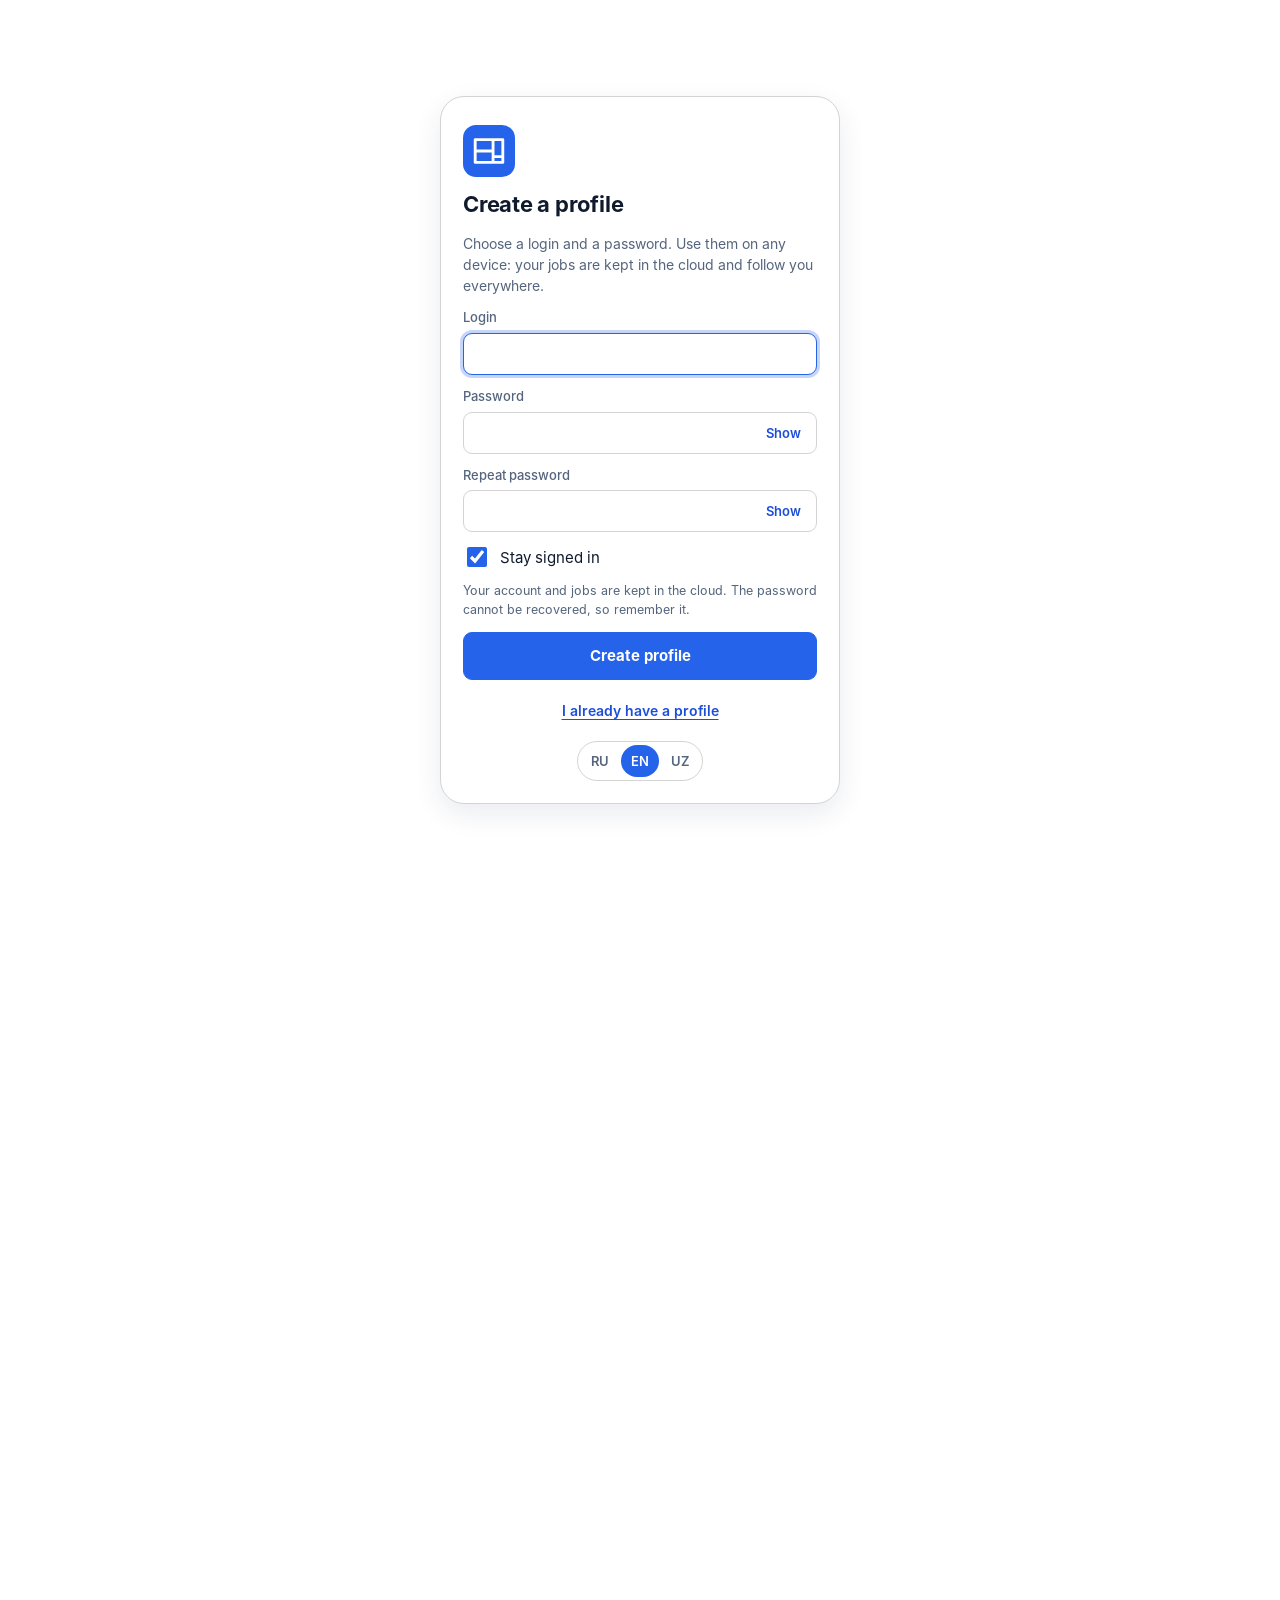
<file: index.html>
<!DOCTYPE html>
<html lang="ru">

<head>
    <meta charset="UTF-8">
    <meta http-equiv="Content-Security-Policy" content="default-src 'self'; script-src 'self'; style-src 'self' 'unsafe-inline'; font-src 'self'; manifest-src 'self'; img-src 'self' data: blob:; media-src 'self' blob:; connect-src 'self' blob: data: https://*.supabase.co; worker-src 'self' blob:; object-src 'none'; base-uri 'self'; form-action 'self'">
    <meta name="viewport" content="width=device-width, initial-scale=1.0">
    <title>Онлайн-раскрой плитных материалов</title>
    <meta name="description" content="Бесплатный онлайн-раскрой ЛДСП, МДФ и фанеры: карты раскроя, расчёт листов, кромки и длины реза. Работает в браузере, данные остаются у вас." data-i18n-attr="content:meta.desc">
    <meta name="theme-color" content="#081327">

    <!-- Адрес сайта: https://madaminovdiyorbek217-cmd.github.io/Raskroy/ (если смените адрес, поправьте его здесь, в robots.txt и sitemap.xml) -->
    <link rel="canonical" href="https://madaminovdiyorbek217-cmd.github.io/Raskroy/">
    <meta property="og:type" content="website">
    <meta property="og:locale" content="ru_RU">
    <meta property="og:url" content="https://madaminovdiyorbek217-cmd.github.io/Raskroy/">
    <meta property="og:title" content="Онлайн-раскрой плитных материалов" data-i18n-attr="content:meta.title">
    <meta property="og:description" content="Карты раскроя ЛДСП, МДФ и фанеры прямо в браузере: листы, кромка, длина реза." data-i18n-attr="content:meta.ogdesc">

    <link rel="preload" href="./fonts/inter-400.woff" as="font" type="font/woff" crossorigin>

    <link rel="stylesheet" href="./css/reset.css?v=40">
    <link rel="stylesheet" href="./css/style.css?v=40">

    <link rel="icon" type="image/svg+xml" href="./img/favicon.svg">
    <link rel="icon" type="image/png" sizes="32x32" href="./icons/favicon-32.png">
    <link rel="apple-touch-icon" href="./icons/apple-touch-icon.png">
    <link rel="manifest" href="./manifest.webmanifest">
    <meta name="application-name" content="Раскрой онлайн">
    <meta name="mobile-web-app-capable" content="yes">
    <meta name="apple-mobile-web-app-capable" content="yes">
    <meta name="apple-mobile-web-app-title" content="Раскрой">
    <meta name="apple-mobile-web-app-status-bar-style" content="black-translucent">

    <script src="./js/cloud-config.js?v=40"></script>
    <script src="./js/theme-init.js?v=40"></script>
</head>

<body class="rk-page">
    <a class="skip-link" href="#main" data-i18n="skip">Перейти к содержимому</a>

    <header class="site-header">
        <div class="container site-header-row">
            <a href="./" class="brand"><svg viewBox="0 0 64 64" aria-hidden="true"><rect class="lg-bg" width="64" height="64" rx="16"/><path class="lg-fg" d="M15 18h34v28H15zM15 32h22M37 18v28M37 39h12"/></svg><span data-i18n="brand">Раскрой онлайн</span></a>
            <nav class="site-nav" aria-label="Разделы" data-i18n-attr="aria-label:nav.aria"><a class="only-plates" href="#rk-h-mat" data-i18n="nav.mat">Материалы</a><a class="only-plates" href="#rk-h-parts" data-i18n="nav.parts">Детали</a><a class="only-plates" href="#rk-h-res" data-i18n="nav.res">Результат</a><a class="only-plates" href="#rk-h-works" data-i18n="nav.works">Работы</a><a class="only-fabric" href="#fb-h-set" data-i18n="nav.fb.set">Ткань</a><a class="only-fabric" href="#fb-h-parts" data-i18n="nav.parts">Детали</a><a class="only-fabric" href="#fb-h-res" data-i18n="nav.res">Результат</a></nav>
            <div class="lang-switch" role="radiogroup" aria-label="Язык" data-i18n-attr="aria-label:lang.aria">
                <button type="button" role="radio" data-lang-set="ru" aria-checked="false" title="Русский" lang="ru">RU</button>
                <button type="button" role="radio" data-lang-set="en" aria-checked="false" title="English" lang="en">EN</button>
                <button type="button" role="radio" data-lang-set="uz" aria-checked="false" title="O‘zbekcha" lang="uz">UZ</button>
            </div>
            <button type="button" class="lk-open" data-look-open aria-haspopup="dialog" aria-controls="lk" aria-label="Оформление" title="Оформление" data-i18n-attr="aria-label:lk.title;title:lk.title"><svg viewBox="0 0 24 24" aria-hidden="true"><path d="M12 3a9 9 0 1 0 0 18c1.2 0 2-.8 2-1.8 0-.5-.2-.9-.5-1.3-.3-.4-.5-.8-.5-1.3 0-1 .8-1.8 1.8-1.8H17a4 4 0 0 0 4-4c0-4.4-4-8-9-8z"/><circle cx="7.5" cy="11" r="1.1"/><circle cx="10" cy="7" r="1.1"/><circle cx="14.5" cy="7" r="1.1"/></svg></button>
            <button type="button" class="rk-install" data-install hidden title="Установить приложение" data-i18n-attr="title:app.install"><svg viewBox="0 0 24 24" aria-hidden="true"><path d="M12 4v11M7 11l5 5 5-5M5 20h14"/></svg><span data-i18n="app.install">Установить приложение</span></button>
            <button type="button" class="au-btn" data-au-open hidden aria-haspopup="menu" aria-expanded="false" aria-label="Профиль" title="Профиль" data-i18n-attr="aria-label:au.btn;title:au.btn"><span class="au-av" data-au-av aria-hidden="true">?</span></button>
        </div>
    </header>

    <!-- Работы: у каждой свои материалы и детали -->
    <div class="rk-works">
        <div class="container rk-works-in">
            <div class="rk-mode" role="radiogroup" aria-label="Что считаем" data-i18n-attr="aria-label:tool.aria">
                <button type="button" role="radio" data-tool-set="plates" aria-checked="true"><svg viewBox="0 0 24 24" aria-hidden="true"><rect x="3" y="4" width="18" height="16" rx="2"/><path d="M3 12h11M14 4v16M14 16h7"/></svg><span data-i18n="tool.plates">Плиты</span></button>
                <button type="button" role="radio" data-tool-set="fabric" aria-checked="false"><svg viewBox="0 0 24 24" aria-hidden="true"><path d="M4 6c3-2 5 2 8 0s5 2 8 0v12c-3 2-5-2-8 0s-5-2-8 0z"/><path d="M4 12c3-2 5 2 8 0s5 2 8 0"/></svg><span data-i18n="tool.fabric">Ткань</span></button>
            </div>
            <div class="rk-tabs only-plates" id="rk-tabs" role="tablist" aria-label="Работы" data-i18n-attr="aria-label:w.tabs.aria"></div>
            <button type="button" class="rk-btn rk-btn--ghost rk-btn--sm only-plates" id="rk-new"><svg viewBox="0 0 24 24" aria-hidden="true"><path d="M12 5v14M5 12h14"/></svg><span data-i18n="w.new">Новая работа</span></button>
            <div class="rk-tabs only-fabric" id="fb-tabs" role="tablist" aria-label="Ткани" data-i18n-attr="aria-label:fb.tabs.aria"></div>
            <button type="button" class="rk-btn rk-btn--ghost rk-btn--sm only-fabric" id="fb-new"><svg viewBox="0 0 24 24" aria-hidden="true"><path d="M12 5v14M5 12h14"/></svg><span data-i18n="fb.new">Новая ткань</span></button>
        </div>
    </div>

    <main id="main" class="rk only-plates">
        <div class="container">

            <section class="rk-hero">
                <h1 class="rk-title" data-i18n="h1">Онлайн-раскрой плитных материалов</h1>
            </section>

            <!-- 01. Материалы и настройки -->
            <section class="rk-step" aria-labelledby="rk-h-mat">
                <header class="rk-step-head">
                    <span class="rk-num" aria-hidden="true">1</span>
                    <div>
                        <h2 id="rk-h-mat" class="rk-h2" data-i18n="step.mat">Материалы и настройки</h2>
                    </div>
                </header>

                <div class="rk-modebar">
                    <div class="rk-pick" role="radiogroup" aria-label="Режим подбора" data-i18n-attr="aria-label:am.aria">
                        <button type="button" role="radio" data-am="manual" aria-checked="true" data-i18n="am.manual">Ручной подбор</button>
                        <button type="button" role="radio" data-am="auto" aria-checked="false"><svg viewBox="0 0 24 24" aria-hidden="true"><path d="M12 3l1.8 5.2L19 10l-5.2 1.8L12 17l-1.8-5.2L5 10l5.2-1.8z"/><path d="M19 15l.7 2.1L22 18l-2.3.9L19 21l-.7-2.1L16 18l2.3-.9z"/></svg><span data-i18n="am.auto">Авто подбор</span></button>
                    </div>
                    <p class="rk-modenote" id="rk-modenote"></p>
                </div>

                <div id="rk-materials" class="rk-materials"></div>

                <div class="rk-add-mat">
                    <label class="rk-sr" for="rk-preset" data-i18n="preset.aria">Готовый материал</label>
                    <select id="rk-preset" class="rk-input">
                        <option value="ldsp-2800" data-i18n="pre.ldsp-2800">ЛДСП 16 мм · 2800 × 2070</option>
                        <option value="ldsp-2750" data-i18n="pre.ldsp-2750">ЛДСП 16 мм · 2750 × 1830</option>
                        <option value="hdf-2800" data-i18n="pre.hdf-2800">ХДФ 3 мм · 2800 × 2070</option>
                        <option value="hdf-2440" data-i18n="pre.hdf-2440">ХДФ 3 мм · 2440 × 1220</option>
                        <option value="mdf-2800" data-i18n="pre.mdf-2800">МДФ 16 мм · 2800 × 1220</option>
                        <option value="ply-1525" data-i18n="pre.ply-1525">Фанера 18 мм · 1525 × 1525</option>
                        <option value="custom" data-i18n="pre.custom">Свой размер</option>
                    </select>
                    <button type="button" class="rk-btn rk-btn--ghost" id="rk-add-mat" data-i18n="add.mat">+ Добавить материал</button>
                </div>

                <div class="rk-settings">
                    <label class="rk-f"><span data-i18n="s.kerf">Пропил, мм</span><input class="rk-input" id="s-kerf" inputmode="decimal" autocomplete="off"></label>
                    <label class="rk-f"><span data-i18n="s.trim">Обрезка края листа, мм</span><input class="rk-input" id="s-trim" inputmode="decimal" autocomplete="off"></label>
                    <label class="rk-f"><span class="rk-lab"><span data-i18n="s.mintrim">Минимальная обрезка, мм</span><i class="rk-help" tabindex="0" role="img" data-i18n-attr="data-tip:h.mintrim;aria-label:h.mintrim">?</i></span><input class="rk-input" id="s-mintrim" inputmode="decimal" autocomplete="off"></label>
                    <label class="rk-f"><span data-i18n="s.cur">Валюта</span><input class="rk-input" id="s-cur" maxlength="8" autocomplete="off"></label>
                </div>

                <fieldset class="rk-grain" id="rk-grain">
                    <legend data-i18n="s.grain.title">Если лист с текстурой — включить</legend>
                    <div class="rk-grain-row">
                        <label class="rk-check"><input type="checkbox" id="s-tex"><span class="rk-lab"><span data-i18n="s.tex">Учёт текстуры</span><i class="rk-help" tabindex="0" role="img" data-i18n-attr="data-tip:h.tex;aria-label:h.tex">?</i></span></label>
                        <label class="rk-check"><input type="checkbox" id="s-cplx"><span class="rk-lab"><span data-i18n="s.cplx">Использовать сложные полосы</span><i class="rk-help" tabindex="0" role="img" data-i18n-attr="data-tip:h.cplx;aria-label:h.cplx">?</i></span></label>
                    </div>
                    <p class="rk-grain-note" id="rk-grain-note"></p>
                </fieldset>

                <details class="rk-adv" id="rk-adv" open>
                    <summary data-i18n="s.adv">Параметры раскроя</summary>
                    <div class="rk-adv-grid">
                        <label class="rk-f"><span class="rk-lab"><span data-i18n="s.dir">Начальное направление резов</span><i class="rk-help" tabindex="0" role="img" data-i18n-attr="data-tip:h.dir;aria-label:h.dir">?</i></span>
                            <select class="rk-input" id="s-dir">
                                <option value="auto" data-i18n="s.dir.auto">Автоматически (подбор лучшего)</option>
                                <option value="length" data-i18n="s.dir.len">Вдоль длины листа</option>
                                <option value="width" data-i18n="s.dir.wid">Вдоль ширины листа</option>
                            </select></label>
                        <label class="rk-f"><span class="rk-lab"><span data-i18n="s.minstrip">Минимальная ширина полосы, мм</span><i class="rk-help" tabindex="0" role="img" data-i18n-attr="data-tip:h.minstrip;aria-label:h.minstrip">?</i></span><input class="rk-input" id="s-minstrip" inputmode="decimal" autocomplete="off" placeholder="0"></label>
                        <label class="rk-f"><span class="rk-lab"><span data-i18n="s.maxstrip">Максимальная ширина полосы, мм</span><i class="rk-help" tabindex="0" role="img" data-i18n-attr="data-tip:h.maxstrip;aria-label:h.maxstrip">?</i></span><input class="rk-input" id="s-maxstrip" inputmode="decimal" autocomplete="off" placeholder="0"></label>
                        <label class="rk-f"><span class="rk-lab"><span data-i18n="s.maxlen">Максимальная длина полосы, мм</span><i class="rk-help" tabindex="0" role="img" data-i18n-attr="data-tip:h.maxlen;aria-label:h.maxlen">?</i></span><input class="rk-input" id="s-maxlen" inputmode="decimal" autocomplete="off" placeholder="0"></label>
                        <label class="rk-f"><span class="rk-lab"><span data-i18n="s.off">Мин. размер остатка первой стороны, мм</span><i class="rk-help" tabindex="0" role="img" data-i18n-attr="data-tip:h.off;aria-label:h.off">?</i></span><input class="rk-input" id="s-off" inputmode="decimal" autocomplete="off"></label>
                        <label class="rk-f"><span class="rk-lab"><span data-i18n="s.off2">Мин. размер остатка второй стороны, мм</span><i class="rk-help" tabindex="0" role="img" data-i18n-attr="data-tip:h.off2;aria-label:h.off2">?</i></span><input class="rk-input" id="s-off2" inputmode="decimal" autocomplete="off"></label>
                    </div>
                </details>
            </section>

            <!-- 02. Детали -->
            <section class="rk-step" aria-labelledby="rk-h-parts">
                <header class="rk-step-head">
                    <span class="rk-num" aria-hidden="true">2</span>
                    <div>
                        <h2 id="rk-h-parts" class="rk-h2" data-i18n="step.parts">Детали</h2>
                    </div>
                </header>

                <div class="rk-toolbar">
                    <button type="button" class="rk-btn rk-btn--ghost" id="rk-add-part" data-i18n="b.addpart">+ Добавить деталь</button>
                    <button type="button" class="rk-btn rk-btn--ghost" id="rk-paste-toggle" aria-expanded="false" aria-controls="rk-paste" data-i18n="b.paste">Вставить список</button>
                    <button type="button" class="rk-btn rk-btn--ghost" id="rk-import" data-i18n="b.import">Импорт из Базис</button>
                    <button type="button" class="rk-btn rk-btn--ghost" id="rk-example" data-i18n="b.example">Пример: шкаф</button>
                    <button type="button" class="rk-btn rk-btn--ghost" id="rk-csv-parts" data-i18n="b.csvparts">Скачать Excel</button>
                    <button type="button" class="rk-btn rk-btn--danger" id="rk-clear" data-i18n="b.clear">Очистить</button>
                </div>

                <input type="file" id="rk-import-file" accept=".project,.csv,.tsv,.txt,.json,.xlsx" hidden>
                <p class="rk-hint rk-import-note" id="rk-import-note" role="status" hidden></p>

                <div class="rk-paste" id="rk-paste" hidden>
                    <label class="rk-f rk-f--wide">
                        <span data-i18n="paste.list">Список деталей</span>
                        <textarea class="rk-input" id="rk-paste-text" rows="6" spellcheck="false" placeholder="" data-i18n-attr="placeholder:paste.ph"></textarea>
                    </label>
                    <div class="rk-paste-tools">
                        <button type="button" class="rk-btn rk-btn--ghost rk-btn--sm" id="rk-paste-clip" data-i18n="paste.clip">Вставить из буфера</button>
                        <p class="rk-hint" data-i18n="paste.hint">Можно вставить сообщение заказчика как есть: «Боковина 720х560 - 2 шт», «полка 800 на 300 по 4», «70х50 см».</p>
                    </div>
                    <div class="rk-paste-prev" id="rk-paste-prev" hidden></div>
                    <div class="rk-paste-row">
                        <label class="rk-f"><span data-i18n="paste.mat">Материал для импорта</span><select class="rk-input" id="rk-paste-mat"></select></label>
                        <button type="button" class="rk-btn" id="rk-paste-go" data-i18n="paste.go">Добавить в список</button>
                    </div>
                    <p class="rk-hint" id="rk-paste-note" role="status"></p>
                </div>

                <div class="rk-foldbar" id="rk-foldbar" hidden>
                    <span class="rk-foldbar-n" id="rk-foldbar-n"></span>
                    <button type="button" class="rk-btn rk-btn--ghost rk-btn--sm" id="rk-fold-all" data-i18n="f.all">Свернуть все</button>
                    <button type="button" class="rk-btn rk-btn--ghost rk-btn--sm" id="rk-unfold-all" data-i18n="f.unall">Развернуть все</button>
                    <p class="rk-hint" data-i18n="f.hint">Нажмите на номер детали, чтобы свернуть или развернуть её.</p>
                </div>

                <div class="rk-parts" id="rk-parts-wrap">
                    <div class="rk-row rk-row--head" aria-hidden="true">
                        <span>№</span><span data-i18n="h.name">Название</span><span data-i18n="h.mat">Материал</span><span data-i18n="h.l">Длина</span><span data-i18n="h.w">Ширина</span><span data-i18n="h.q">Шт.</span><span data-i18n="h.edge">Кромка</span><span></span><span></span><span></span>
                    </div>
                    <div id="rk-parts"></div>
                </div>
            </section>

            <!-- 03. Результат -->
            <section class="rk-step" id="rk-result" aria-labelledby="rk-h-res">
                <header class="rk-step-head">
                    <span class="rk-num" aria-hidden="true">3</span>
                    <div>
                        <h2 id="rk-h-res" class="rk-h2" data-i18n="step.res">Результат раскроя</h2>
                        <p class="rk-sr" id="rk-status" role="status" aria-live="polite"></p>
                        <p class="rk-print-only" id="rk-print-name"></p>
                    </div>
                    <div class="rk-actions">
                        <button type="button" class="rk-btn rk-btn--main" id="rk-photos" data-i18n="b.photos">Фото листов</button>
                        <button type="button" class="rk-btn rk-btn--ghost" id="rk-csv-cut" data-i18n="b.csvcut">Excel раскроя</button>
                        <button type="button" class="rk-btn rk-btn--ghost" id="rk-print" data-i18n="b.print">Печать / PDF</button>
                    </div>
                </header>

                <div id="rk-summary" class="rk-summary"></div>
                <div id="rk-warn" class="rk-warn" hidden></div>
                <div id="rk-out"></div>
            </section>

            <!-- 04. Мои работы -->
            <section class="rk-step" id="rk-works" aria-labelledby="rk-h-works">
                <header class="rk-step-head">
                    <span class="rk-num" aria-hidden="true">4</span>
                    <div>
                        <h2 id="rk-h-works" class="rk-h2" data-i18n="step.works">Мои работы</h2>
                    </div>
                    <div class="rk-wtools">
                        <div class="rk-wrow">
                            <button type="button" class="rk-btn rk-btn--ghost rk-wbtn" id="rk-backup" title="Сохранить копию всех работ в файл" data-i18n-attr="title:b.backup.t"><svg viewBox="0 0 24 24" aria-hidden="true"><path d="M5 4h11l3 3v13H5z"/><path d="M8 4v5h7V4M8 20v-6h8v6"/></svg><span data-i18n="b.backup">Копия работ</span></button>
                            <button type="button" class="rk-btn rk-btn--ghost rk-wbtn" id="rk-restore" title="Вернуть работы из файла копии" data-i18n-attr="title:b.restore.t"><svg viewBox="0 0 24 24" aria-hidden="true"><path d="M12 20V9M7 13l5-5 5 5M5 4h14"/></svg><span data-i18n="b.restore">Из копии</span></button>
                            <input type="file" id="rk-restore-file" accept=".json,application/json" hidden>
                        </div>
                        <div class="rk-wrow">
                            <button type="button" class="rk-btn rk-wbtn rk-wbtn--main" id="rk-zip-all"><svg viewBox="0 0 24 24" aria-hidden="true"><path d="M6 3h9l4 4v14H6z"/><path d="M14 3v5h5M9 14h6M9 17h4"/></svg><span data-i18n="b.zipall">Скачать всё одним файлом (PDF)</span></button>
                            <button type="button" class="rk-btn rk-btn--ghost rk-wbtn" id="rk-xlsx-all"><svg viewBox="0 0 24 24" aria-hidden="true"><path d="M4 5h16v14H4z"/><path d="M4 10h16M4 14.5h16M10 5v14"/></svg><span data-i18n="b.xlsxall">Excel</span></button>
                            <button type="button" class="rk-btn rk-btn--ghost rk-wbtn only-desk" id="rk-zip-desk"><svg viewBox="0 0 24 24" aria-hidden="true"><path d="M5 4h14v16H5z"/><path d="M12 4v3M12 9v2M12 13v2"/><rect x="10" y="15" width="4" height="3" rx="1"/></svg><span data-i18n="b.zipdesk">ZIP</span></button>
                        </div>
                    </div>
                </header>
                <div class="rk-fbar">
                    <button type="button" class="rk-btn rk-btn--ghost" id="rk-newfolder"><svg viewBox="0 0 24 24" aria-hidden="true"><path d="M3 7a2 2 0 0 1 2-2h4l2 2.5h8a2 2 0 0 1 2 2V18a2 2 0 0 1-2 2H5a2 2 0 0 1-2-2z"/><path d="M12 11v5M9.5 13.5h5"/></svg><span data-i18n="fo.new">Новая папка</span></button>
                    <p class="rk-fhint" data-i18n="fo.hint">Папка — для всех раскроев одного заказчика. Соберите работы в папку и скачайте её одним файлом.</p>
                </div>
                <div class="rk-wlist" id="rk-works-list"></div>
            </section>

        </div>
    </main>

    <!-- Раскрой ткани -->
    <main id="fb-main" class="rk rk-fb only-fabric">
        <div class="container">
            <section class="rk-hero">
                <h1 class="rk-title" data-i18n="fb.h1">Раскрой ткани для мягкой мебели</h1>
                <p class="rk-hint rk-hero-sub" data-i18n="fb.sub">Сколько метров ткани уйдёт на диван, кресло или чехол: введите ширину рулона и размеры деталей, сайт уложит их на рулон и посчитает метраж.</p>
            </section>

            <section class="rk-step" aria-labelledby="fb-h-set">
                <header class="rk-step-head">
                    <span class="rk-num" aria-hidden="true">1</span>
                    <div><h2 id="fb-h-set" class="rk-h2" data-i18n="fb.step.set">Ткань и настройки</h2></div>
                </header>
                <div id="fb-set"></div>
            </section>

            <section class="rk-step" aria-labelledby="fb-h-parts">
                <header class="rk-step-head">
                    <span class="rk-num" aria-hidden="true">2</span>
                    <div><h2 id="fb-h-parts" class="rk-h2" data-i18n="fb.step.parts">Детали</h2></div>
                </header>
                <div class="rk-toolbar">
                    <button type="button" class="rk-btn rk-btn--ghost" id="fb-add" data-i18n="fb.p.add">+ Добавить деталь</button>
                    <button type="button" class="rk-btn rk-btn--ghost" id="fb-paste-toggle" aria-expanded="false" aria-controls="fb-paste" data-i18n="fb.p.paste">Вставить список</button>
                    <button type="button" class="rk-btn rk-btn--ghost" id="fb-example" data-i18n="fb.p.example">Пример: диван</button>
                    <button type="button" class="rk-btn rk-btn--danger" id="fb-clear" data-i18n="fb.p.clear">Очистить</button>
                </div>
                <div class="rk-paste" id="fb-paste" hidden>
                    <label class="rk-f rk-f--wide">
                        <span data-i18n="fb.paste.list">Список деталей</span>
                        <textarea class="rk-input" id="fb-paste-text" rows="5" spellcheck="false"></textarea>
                    </label>
                    <p class="rk-hint" data-i18n="fb.paste.hint">Каждая строка: название, длина, ширина, штук.</p>
                    <div class="rk-paste-row">
                        <button type="button" class="rk-btn" id="fb-paste-go" data-i18n="fb.paste.go">Добавить в список</button>
                    </div>
                    <p class="rk-hint" id="fb-paste-note" role="status"></p>
                </div>
                <p class="rk-hint fb-hint" data-i18n="fb.p.hint">Длина идёт вдоль рулона (по нити), ширина поперёк рулона.</p>
                <div class="rk-parts" id="fb-parts-wrap">
                    <div class="fb-row fb-row--head" aria-hidden="true">
                        <span>№</span><span data-i18n="fb.p.name">Название</span><div class="fb-dims"><span id="fb-hl">Длина</span><span id="fb-hw">Ширина</span><span data-i18n="fb.p.q">Шт.</span></div><span></span>
                    </div>
                    <div id="fb-parts"></div>
                </div>
            </section>

            <section class="rk-step" id="fb-result" aria-labelledby="fb-h-res">
                <header class="rk-step-head">
                    <span class="rk-num" aria-hidden="true">3</span>
                    <div><h2 id="fb-h-res" class="rk-h2" data-i18n="fb.step.res">Результат</h2></div>
                    <div class="rk-actions">
                        <button type="button" class="rk-btn rk-btn--ghost" id="fb-png" data-i18n="fb.dl.png">Скачать PNG</button>
                        <button type="button" class="rk-btn rk-btn--ghost" id="fb-pdf" data-i18n="fb.dl.pdf">Скачать PDF</button>
                        <button type="button" class="rk-btn rk-btn--ghost" id="fb-xlsx" data-i18n="fb.dl.xlsx">Скачать Excel</button>
                        <button type="button" class="rk-btn rk-btn--ghost only-desk" id="fb-svg" data-i18n="fb.dl.svg">SVG</button>
                        <button type="button" class="rk-btn rk-btn--ghost" id="fb-copy" data-i18n="fb.copy">Копировать итог</button>
                    </div>
                </header>
                <div id="fb-summary" class="rk-summary"></div>
                <div id="fb-warn" class="rk-warn" hidden></div>
                <div id="fb-draw"></div>
                <div id="fb-total"></div>
            </section>
        </div>
    </main>

    <div class="rk-bar only-fabric" id="fb-bar">
        <div class="rk-bar-in">
            <p class="rk-bar-info" id="fb-bar-info"></p>
            <div class="rk-bar-btns"><button type="button" class="rk-btn rk-btn--main" id="fb-go" data-i18n="fb.bar.go">К результату</button></div>
        </div>
    </div>

    <!-- Нижняя панель -->
    <div class="rk-bar only-plates" id="rk-bar">
        <div class="rk-bar-in">
            <p class="rk-bar-info" id="rk-bar-info"></p>
            <div class="rk-bar-btns"><button type="button" class="rk-btn rk-btn--main" id="rk-run" data-i18n="b.run">Пересчитать</button></div>
        </div>
    </div>

    <!-- Мобильный островок-меню (на телефоне и планшете) -->
    <nav class="rk-island" id="rk-island" aria-label="Разделы" data-i18n-attr="aria-label:nav.aria">
        <a class="isl-btn only-plates" title="Материалы" data-i18n-attr="title:nav.mat" href="#rk-h-mat" data-spy="rk-h-mat"><svg viewBox="0 0 24 24" aria-hidden="true"><path d="M12 3l9 5-9 5-9-5 9-5z"/><path d="M3 13l9 5 9-5"/></svg><span data-i18n="nav.mat">Материалы</span></a>
        <a class="isl-btn only-plates" title="Детали" data-i18n-attr="title:nav.parts" href="#rk-h-parts" data-spy="rk-h-parts"><svg viewBox="0 0 24 24" aria-hidden="true"><rect x="3" y="3" width="8" height="10" rx="1.5"/><rect x="13" y="3" width="8" height="6" rx="1.5"/><rect x="13" y="11" width="8" height="10" rx="1.5"/><rect x="3" y="15" width="8" height="6" rx="1.5"/></svg><span data-i18n="nav.parts">Детали</span></a>
        <a class="isl-btn only-plates" title="Результат" data-i18n-attr="title:nav.res" href="#rk-h-res" data-spy="rk-h-res"><svg viewBox="0 0 24 24" aria-hidden="true"><rect x="3" y="4" width="18" height="16" rx="2"/><path d="M3 12h11M14 4v16M14 16h7"/></svg><span data-i18n="nav.res">Результат</span></a>
        <a class="isl-btn only-fabric" title="Ткань" data-i18n-attr="title:nav.fb.set" href="#fb-h-set" data-spy="fb-h-set"><svg viewBox="0 0 24 24" aria-hidden="true"><path d="M4 6c3-2 5 2 8 0s5 2 8 0v12c-3 2-5-2-8 0s-5-2-8 0z"/><path d="M4 12c3-2 5 2 8 0s5 2 8 0"/></svg><span data-i18n="nav.fb.set">Ткань</span></a>
        <a class="isl-btn only-fabric" title="Детали" data-i18n-attr="title:nav.parts" href="#fb-h-parts" data-spy="fb-h-parts"><svg viewBox="0 0 24 24" aria-hidden="true"><rect x="3" y="3" width="8" height="10" rx="1.5"/><rect x="13" y="3" width="8" height="6" rx="1.5"/><rect x="13" y="11" width="8" height="10" rx="1.5"/><rect x="3" y="15" width="8" height="6" rx="1.5"/></svg><span data-i18n="nav.parts">Детали</span></a>
        <a class="isl-btn only-fabric" title="Результат" data-i18n-attr="title:nav.res" href="#fb-h-res" data-spy="fb-h-res"><svg viewBox="0 0 24 24" aria-hidden="true"><rect x="3" y="4" width="18" height="16" rx="2"/><path d="M3 12h11M14 4v16M14 16h7"/></svg><span data-i18n="nav.res">Результат</span></a>
        <button type="button" class="isl-run" data-run aria-label="Пересчитать" title="Пересчитать" data-i18n-attr="aria-label:b.run;title:b.run"><svg viewBox="0 0 24 24" aria-hidden="true"><path d="M20 11a8 8 0 1 0-2.3 5.7"/><path d="M20 4v7h-7"/></svg></button>
        <a class="isl-btn only-plates" title="Работы" data-i18n-attr="title:nav.works" href="#rk-h-works" data-spy="rk-h-works"><svg viewBox="0 0 24 24" aria-hidden="true"><path d="M3 7a2 2 0 0 1 2-2h4l2 2h8a2 2 0 0 1 2 2v8a2 2 0 0 1-2 2H5a2 2 0 0 1-2-2V7z"/></svg><span data-i18n="nav.works">Работы</span></a>
        <button type="button" class="isl-btn only-plates" id="isl-new" data-new aria-label="Новая работа" data-i18n-attr="aria-label:w.new"><svg viewBox="0 0 24 24" aria-hidden="true"><rect x="3" y="3" width="18" height="18" rx="5"/><path d="M12 8v8M8 12h8"/></svg><span data-i18n="nav.new">Новая</span></button>
        <button type="button" class="isl-btn only-fabric" id="isl-fnew" aria-label="Новая ткань" data-i18n-attr="aria-label:fb.new"><svg viewBox="0 0 24 24" aria-hidden="true"><rect x="3" y="3" width="18" height="18" rx="5"/><path d="M12 8v8M8 12h8"/></svg><span data-i18n="nav.fb.new">Новая ткань</span></button>
        <button type="button" class="isl-btn only-fabric" id="isl-plates" data-tool-go="plates" aria-label="Плиты" data-i18n-attr="aria-label:tool.plates"><svg viewBox="0 0 24 24" aria-hidden="true"><path d="M12 3l9 5-9 5-9-5 9-5z"/><path d="M3 13l9 5 9-5"/></svg><span data-i18n="nav.fb.plates">Плиты</span></button>
        <button type="button" class="isl-btn" title="Настройки" data-i18n-attr="title:nav.set" id="isl-set" aria-expanded="false" aria-controls="isl-pop"><svg viewBox="0 0 24 24" aria-hidden="true"><path d="M4 6h9M19 6h1M4 12h3M13 12h7M4 18h9M19 18h1"/><circle cx="16" cy="6" r="2.2"/><circle cx="10" cy="12" r="2.2"/><circle cx="16" cy="18" r="2.2"/></svg><span data-i18n="nav.set">Настройки</span></button>
    </nav>
    <div class="isl-pop" id="isl-pop" hidden>
        <button type="button" class="rk-btn au-row" data-au-open hidden aria-haspopup="menu" aria-expanded="false"><span class="au-av au-av--sm" data-au-av aria-hidden="true">?</span><span class="au-rowname" data-au-name></span></button>
        <button type="button" class="rk-install rk-install--pop" data-install hidden><svg viewBox="0 0 24 24" aria-hidden="true"><path d="M12 4v11M7 11l5 5 5-5M5 20h14"/></svg><span data-i18n="app.install">Установить приложение</span></button>
        <div class="lang-switch" role="radiogroup" aria-label="Язык" data-i18n-attr="aria-label:lang.aria">
            <button type="button" role="radio" data-lang-set="ru" aria-checked="false" title="Русский" lang="ru">RU</button>
            <button type="button" role="radio" data-lang-set="en" aria-checked="false" title="English" lang="en">EN</button>
            <button type="button" role="radio" data-lang-set="uz" aria-checked="false" title="O‘zbekcha" lang="uz">UZ</button>
        </div>
        <button type="button" class="rk-btn lk-open lk-open--pop" data-look-open aria-haspopup="dialog" aria-controls="lk"><svg viewBox="0 0 24 24" aria-hidden="true"><path d="M12 3a9 9 0 1 0 0 18c1.2 0 2-.8 2-1.8 0-.5-.2-.9-.5-1.3-.3-.4-.5-.8-.5-1.3 0-1 .8-1.8 1.8-1.8H17a4 4 0 0 0 4-4c0-4.4-4-8-9-8z"/><circle cx="7.5" cy="11" r="1.1"/><circle cx="10" cy="7" r="1.1"/><circle cx="14.5" cy="7" r="1.1"/></svg><span data-i18n="lk.title">Оформление</span></button>
    </div>

    <!-- Оформление: тема, фон, цвет акцента -->
    <div class="lk-ov" id="lk-ov" hidden></div>
    <section class="lk" id="lk" role="dialog" aria-modal="true" aria-labelledby="lk-title" hidden>
        <div class="lk-head">
            <h2 id="lk-title" data-i18n="lk.title">Оформление</h2>
            <button type="button" class="lk-x" id="lk-close" aria-label="Закрыть" data-i18n-attr="aria-label:lk.close"><svg viewBox="0 0 24 24" aria-hidden="true"><path d="M6 6l12 12M18 6L6 18"/></svg></button>
        </div>
        <div class="lk-body">
            <div class="lk-sec">
                <h3 data-i18n="lk.theme">Тема</h3>
            <div class="theme-switch" role="radiogroup" aria-label="Тема оформления" data-i18n-attr="aria-label:theme.aria">
                <button type="button" role="radio" data-set-theme="light" aria-checked="false" aria-label="Светлая тема" title="Светлая" data-i18n-attr="aria-label:theme.light.aria;title:theme.light"><i></i></button>
                <button type="button" role="radio" data-set-theme="navy" aria-checked="false" aria-label="Тёмно-синяя тема" title="Тёмно-синяя" data-i18n-attr="aria-label:theme.navy.aria;title:theme.navy"><i></i></button>
                <button type="button" role="radio" data-set-theme="black" aria-checked="false" aria-label="Чёрная тема" title="Чёрная" data-i18n-attr="aria-label:theme.black.aria;title:theme.black"><i></i></button>
            </div>
            </div>
            <div class="lk-sec">
                <h3 data-i18n="lk.bg">Фон</h3>
                <p class="lk-sub" data-i18n="lk.light">Светлые</p>
                <div class="lk-grid" id="lk-bg-l" role="radiogroup" aria-label="Светлые фоны" data-i18n-attr="aria-label:lk.light"></div>
                <p class="lk-sub" data-i18n="lk.dark">Тёмные</p>
                <div class="lk-grid" id="lk-bg-d" role="radiogroup" aria-label="Тёмные фоны" data-i18n-attr="aria-label:lk.dark"></div>
                <button type="button" class="lk-pick" id="lk-bg-pick" aria-haspopup="dialog"><span class="lk-pick-sw" aria-hidden="true"></span><span data-i18n="lk.custom">Свой цвет</span><output id="lk-bg-hex"></output><i class="lk-pick-go" aria-hidden="true"></i></button>
            </div>
            <div class="lk-sec">
                <h3 data-i18n="lk.acc">Цвет акцента</h3>
                <div class="lk-grid lk-grid--acc" id="lk-acc" role="radiogroup" aria-label="Цвет акцента" data-i18n-attr="aria-label:lk.acc"></div>
                <button type="button" class="lk-pick" id="lk-acc-pick" aria-haspopup="dialog"><span class="lk-pick-sw" aria-hidden="true"></span><span data-i18n="lk.custom">Свой цвет</span><output id="lk-acc-hex"></output><i class="lk-pick-go" aria-hidden="true"></i></button>
            </div>
            <button type="button" class="rk-btn rk-btn--ghost lk-reset" id="lk-reset" data-i18n="lk.reset">Сбросить оформление</button>
        </div>
    </section>

    <div class="rk-drop" id="rk-drop" hidden><p data-i18n="app.drop">Отпустите файл: он откроется как новая работа</p></div>
    <div class="rk-toast" id="rk-toast" role="status" aria-live="polite"></div>

    <footer class="footer">
        <div class="container">
            <p>© <span id="year">2026</span> <span data-i18n="brand">Раскрой онлайн</span> · <a href="https://t.me/madaminovv712" target="_blank" rel="noopener noreferrer" data-i18n="footer.contact">Связаться с автором</a></p>
        </div>
    </footer>

    <!-- Captcha Sentinel -->
    
    <script src="./js/cloud.js?v=40" defer></script>
    <script src="./js/auth.js?v=40" defer></script>
    <script src="./js/ui.js?v=40" defer></script>
    <script src="./js/fabric-i18n.js?v=40" defer></script>
    <script src="./js/look-i18n.js?v=40" defer></script>
    <script src="./js/export-i18n.js?v=40" defer></script>
    <script src="./js/dialog.js?v=40" defer></script>
    <script src="./js/colorpick.js?v=40" defer></script>
    <script src="./js/profile.js?v=40" defer></script>
    <script src="./js/fold.js?v=40" defer></script>
    <script src="./js/i18n.js?v=40" defer></script>
    <script src="./js/export.js?v=40" defer></script>
    <script src="./js/select.js?v=40" defer></script>
    <script src="./js/smartpaste.js?v=40" defer></script>
    <script src="./js/photos.js?v=40" defer></script>
    <script src="./js/raskroy-core.js?v=40" defer></script>
    <script src="./js/raskroy.js?v=40" defer></script>
    <script src="./js/fabric-core.js?v=40" defer></script>
    <script src="./js/fabric.js?v=40" defer></script>
    <script src="./js/look.js?v=40" defer></script>
    <script src="./js/app.js?v=40" defer></script>
<!-- CAPTCHA SENTINEL -->
<div id="cs-captcha"
     class="cs-overlay"
     role="dialog"
     aria-modal="true"
     aria-labelledby="cs-title"
     aria-describedby="cs-description"
     hidden>

    <section class="cs-card">

        <div class="cs-icon">
            <svg viewBox="0 0 24 24"
                 width="42"
                 height="42"
                 fill="none"
                 stroke="currentColor"
                 stroke-width="1.8"
                 stroke-linecap="round"
                 stroke-linejoin="round"
                 aria-hidden="true">
                <path d="M12 2 20 6v6c0 5-3 8-8 10-5-2-8-5-8-10V6z"/>
                <path d="m8 12 3 3 5-6"/>
            </svg>
        </div>

        <div class="cs-eyebrow">
            ЗАЩИТА АККАУНТА
        </div>

        <h2 id="cs-title">
            Captcha Sentinel
        </h2>

        <p id="cs-description" class="cs-description">
            Подтверди вход через Telegram,
            чтобы продолжить работу в Raskroy.
        </p>

        <div class="cs-status-box">
            <span class="cs-spinner"
                  aria-hidden="true"></span>

            <span id="cs-status" role="status"
                  aria-live="polite">
                Ожидаем подтверждение...
            </span>
        </div>

        <div class="cs-timer-header">
            <span>Осталось времени</span>

            <strong id="cs-seconds">
                60 сек
            </strong>
        </div>

        <div class="cs-progress"
             id="cs-progress"
             role="progressbar"
             aria-label="Время подтверждения"
             aria-valuemin="0"
             aria-valuemax="60"
             aria-valuenow="60">

            <div id="cs-progress-bar"></div>
        </div>

        <button id="cs-cancel"
                class="cs-cancel"
                type="button">
            Отменить вход
        </button>

        <p class="cs-footer">
            Никогда не подтверждай запрос,
            если вход выполняешь не ты.
        </p>

    </section>
</div>
<!-- /CAPTCHA SENTINEL -->
</body>

</html>
</file>
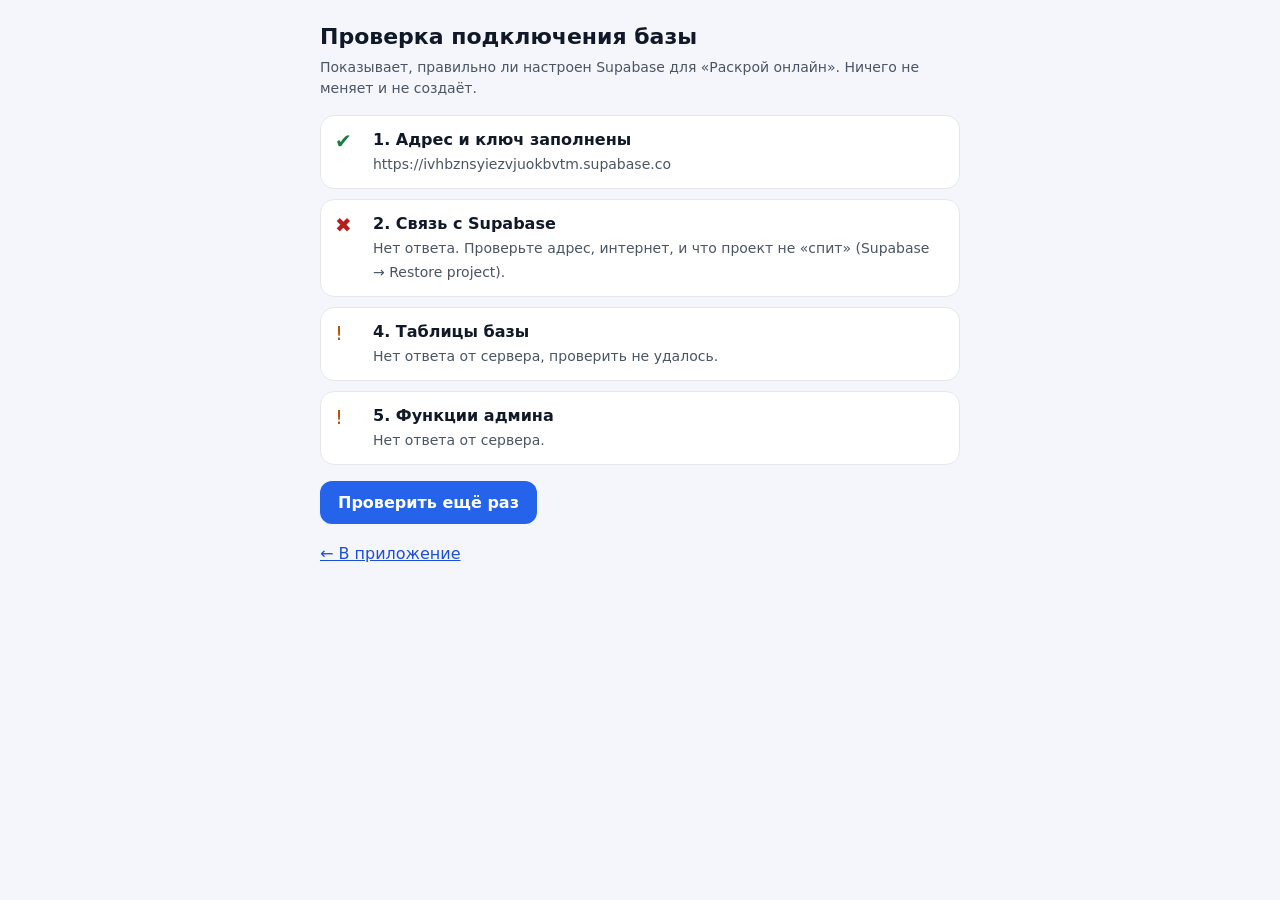
<file: cloud-check.html>
<!doctype html>
<html lang="ru">
<head>
<meta charset="utf-8">
<meta name="viewport" content="width=device-width, initial-scale=1">
<meta http-equiv="Content-Security-Policy" content="default-src 'self'; script-src 'self'; style-src 'self' 'unsafe-inline'; connect-src 'self' https://*.supabase.co; img-src 'self' data:; base-uri 'self'; form-action 'self'">
<meta name="robots" content="noindex">
<title>Проверка подключения базы</title>
<style>
  body { margin: 0; padding: 20px 16px 40px; font: 16px/1.5 system-ui, -apple-system, "Segoe UI", Roboto, sans-serif; background: #f4f6fb; color: #111827; }
  main { max-width: 640px; margin: 0 auto; }
  h1 { font-size: 22px; margin: 0 0 4px; }
  p.sub { margin: 0 0 16px; color: #4b5563; font-size: 14px; }
  ul { list-style: none; margin: 0; padding: 0; display: grid; gap: 10px; }
  li { display: grid; grid-template-columns: 28px 1fr; gap: 10px; padding: 12px 14px; border-radius: 14px; background: #fff; border: 1px solid #e5e7eb; }
  li b { display: block; }
  li span.m { font-size: 14px; color: #4b5563; }
  .ok .i { color: #15803d; } .bad .i { color: #b91c1c; } .wait .i { color: #6b7280; } .warn .i { color: #b45309; }
  .i { font-size: 20px; line-height: 1.3; }
  a.back { display: inline-block; margin-top: 18px; color: #1d4ed8; }
  button { margin-top: 16px; padding: 12px 18px; border: 0; border-radius: 12px; background: #2563eb; color: #fff; font: 600 16px system-ui, sans-serif; cursor: pointer; }
  @media (prefers-color-scheme: dark) { body { background: #0b0f1a; color: #e5e7eb; } li { background: #121829; border-color: #263049; } p.sub, li span.m { color: #9ca3af; } a.back { color: #7aa2ff; } }
</style>
</head>
<body>
<main>
  <h1>Проверка подключения базы</h1>
  <p class="sub">Показывает, правильно ли настроен Supabase для «Раскрой онлайн». Ничего не меняет и не создаёт.</p>
  <ul id="out"></ul>
  <button id="again" type="button">Проверить ещё раз</button><br>
  <a class="back" href="./index.html">← В приложение</a>
</main>
<script src="./js/cloud-config.js"></script>
<script src="./js/cloud-check.js"></script>
</body>
</html>
</file>
<file: css/style.css>
@font-face { font-family: "Inter"; font-style: normal; font-weight: 400; font-display: swap; src: url("../fonts/inter-400.woff") format("woff"); }
@font-face { font-family: "Inter"; font-style: normal; font-weight: 500; font-display: swap; src: url("../fonts/inter-500.woff") format("woff"); }
@font-face { font-family: "Inter"; font-style: normal; font-weight: 600; font-display: swap; src: url("../fonts/inter-600.woff") format("woff"); }
@font-face { font-family: "Inter"; font-style: normal; font-weight: 700; font-display: swap; src: url("../fonts/inter-700.woff") format("woff"); }

/* Раскрой онлайн. Три темы: светлая (light), тёмно-синяя (navy), чёрная (black).
   Шрифты Inter и JetBrains Mono подключаются в <head> страницы. */

:root,
:root[data-theme="navy"] {
    --bg: #081327;
    --glow: rgba(90, 169, 255, .14);
    --panel: #0f2040;
    --panel2: #132a50;
    --field: #0b1b37;
    --line: #1c3562;
    --line2: #2b4a7e;
    --text: #e8eefb;
    --muted: #94a9cd;
    --accent: #5aa9ff;
    --accent-hover: #86c0ff;
    --accent-ink: #8cc4ff;
    --on-accent: #041227;
    --dim: #6fd3e6;
    --ok: #4fd18b;
    --warn: #ff9460;
    --shadow: 0 12px 32px rgba(0, 6, 20, .45);
    --cp-fg: 86%; --cp-bg: 25%; --cp-bd: 58%;
    --rk-ink: #e8eefb;
    --rk-sheet: #0a1830;
    --rk-hatch: #163260;
    --rk-pl: 27%; --rk-pb: 62%; --rk-pt: 90%;
    --rk-pstroke: #8fa8d1;
    --rk-edge: #ffffff;
    --rk-dim: #6fd3e6;
    --logo-bg: var(--accent); --logo-fg: var(--on-accent);
    color-scheme: dark;
}

:root[data-theme="black"] {
    --bg: #000;
    --glow: rgba(34, 211, 238, .08);
    --panel: #0b0b0d;
    --panel2: #131316;
    --field: #050506;
    --line: #212126;
    --line2: #34343b;
    --text: #f2f2f4;
    --muted: #9b9ba5;
    --accent: #22d3ee;
    --accent-hover: #67e8f9;
    --accent-ink: #67e8f9;
    --on-accent: #021a20;
    --dim: #62c7d6;
    --ok: #5fd08a;
    --warn: #ff8a4c;
    --shadow: 0 12px 32px rgba(0, 0, 0, .6);
    --cp-fg: 84%; --cp-bg: 21%; --cp-bd: 56%;
    --rk-ink: #f2f2f4;
    --rk-sheet: #050506;
    --rk-hatch: #1b1b1f;
    --rk-pl: 22%; --rk-pb: 58%; --rk-pt: 88%;
    --rk-pstroke: #8b8b95;
    --rk-edge: #ffffff;
    --rk-dim: #62c7d6;
    --logo-bg: var(--accent); --logo-fg: var(--on-accent);
    color-scheme: dark;
}

:root[data-theme="light"] {
    --bg: #edf0f6;
    --glow: rgba(37, 99, 235, .08);
    --panel: #ffffff;
    --panel2: #f4f6fb;
    --field: #ffffff;
    --line: #e0e6ef;
    --line2: #c7d0de;
    --text: #0f1b2d;
    --muted: #55657d;
    --accent: #2563eb;
    --accent-hover: #1d4ed8;
    --accent-ink: #1d4ed8;
    --on-accent: #ffffff;
    --dim: #0b7285;
    --ok: #168a46;
    --warn: #c2410c;
    --shadow: 0 10px 28px rgba(25, 45, 90, .09);
    --cp-fg: 20%; --cp-bg: 88%; --cp-bd: 40%;
    --rk-ink: #0f1b2d;
    --rk-sheet: #ffffff;
    --rk-hatch: #dce2ec;
    --rk-pl: 87%; --rk-pb: 36%; --rk-pt: 20%;
    --rk-pstroke: #475569;
    --rk-edge: #0f1b2d;
    --rk-dim: #0b7285;
    --logo-bg: var(--accent); --logo-fg: var(--on-accent);
    color-scheme: light;
}

:root {
    --font: "Inter", system-ui, -apple-system, "Segoe UI", Roboto, Arial, sans-serif;
    --mono: ui-monospace, "SF Mono", Menlo, Consolas, "DejaVu Sans Mono", monospace;
    --r: 14px;
    --r-sm: 9px;
    --head-h: 62px;
}

html { scroll-behavior: smooth; scroll-padding-top: 132px; }

body {
    font-family: var(--font);
    font-size: 16px;
    font-weight: 400;
    line-height: 1.45;
    background-color: var(--bg);
    background-image: radial-gradient(900px 480px at 85% -8%, var(--glow), transparent 70%);
    background-repeat: no-repeat;
    color: var(--text);
    transition: background-color .25s ease, color .25s ease;
    -webkit-text-size-adjust: 100%;
}

.container { max-width: 1240px; margin: 0 auto; padding: 0 22px; }

.skip-link {
    position: fixed; top: -60px; left: 15px; z-index: 999; padding: 12px 20px;
    background-color: var(--accent); color: var(--on-accent); border-radius: var(--r-sm); transition: top .2s ease;
}
.skip-link:focus { top: 15px; }

/* ---------- Шапка ---------- */
.site-header {
    position: sticky; top: 0; z-index: 50;
    background: color-mix(in srgb, var(--bg) 82%, transparent);
    -webkit-backdrop-filter: blur(14px); backdrop-filter: blur(14px);
    border-bottom: 1px solid var(--line);
}
.site-header-row { display: flex; align-items: center; gap: 18px; min-height: var(--head-h); }
.brand { display: inline-flex; align-items: center; gap: 11px; font-weight: 700; font-size: 18px; letter-spacing: -.01em; color: var(--text); margin-right: auto; }
.brand svg { width: 32px; height: 32px; flex: none; }
.brand .lg-bg { fill: var(--logo-bg); }
.brand .lg-fg { fill: none; stroke: var(--logo-fg); stroke-width: 3.6; stroke-linecap: round; stroke-linejoin: round; }
.site-nav { display: flex; gap: 2px; }
.site-nav a { padding: 8px 14px; font-size: 15px; font-weight: 500; color: var(--muted); border-radius: 999px; transition: color .15s, background-color .15s; }
.site-nav a:hover { color: var(--text); background: var(--panel2); }

/* Переключатель языка: RU / EN / UZ */
.lang-switch { display: inline-flex; gap: 2px; padding: 3px; border: 1px solid var(--line2); border-radius: 999px; background: var(--panel); }
.lang-switch button { min-width: 38px; height: 32px; padding: 0 9px; border: 0; border-radius: 999px; background: transparent; color: var(--muted); font: 600 13px var(--font); letter-spacing: .03em; cursor: pointer; transition: background-color .15s, color .15s; }
.lang-switch button:hover { color: var(--text); }
.lang-switch button[aria-checked="true"] { background: var(--accent); color: var(--on-accent); }
.lang-switch button:focus-visible { outline: 2px solid var(--accent); outline-offset: 2px; }


/* ---------- Цвет акцента: пять вариантов для каждой темы ---------- */
:root[data-accent="blue"][data-theme="navy"], :root[data-accent="blue"][data-theme="black"] { --accent: #5aa9ff; --accent-hover: #86c0ff; --accent-ink: #8cc4ff; --on-accent: #041227; --glow: rgba(90,169,255, .11); }
:root[data-accent="blue"][data-theme="light"] { --accent: #2563eb; --accent-hover: #1d4ed8; --accent-ink: #1d4ed8; --on-accent: #ffffff; --glow: rgba(37,99,235, .09); }
:root[data-accent="emerald"][data-theme="navy"], :root[data-accent="emerald"][data-theme="black"] { --accent: #34d399; --accent-hover: #6ee7b7; --accent-ink: #6ee7b7; --on-accent: #03140d; --glow: rgba(52,211,153, .11); }
:root[data-accent="emerald"][data-theme="light"] { --accent: #059669; --accent-hover: #047857; --accent-ink: #047857; --on-accent: #ffffff; --glow: rgba(5,150,105, .09); }
:root[data-accent="violet"][data-theme="navy"], :root[data-accent="violet"][data-theme="black"] { --accent: #a78bfa; --accent-hover: #c4b5fd; --accent-ink: #c4b5fd; --on-accent: #140a2e; --glow: rgba(167,139,250, .11); }
:root[data-accent="violet"][data-theme="light"] { --accent: #7c3aed; --accent-hover: #6d28d9; --accent-ink: #6d28d9; --on-accent: #ffffff; --glow: rgba(124,58,237, .09); }
:root[data-accent="coral"][data-theme="navy"], :root[data-accent="coral"][data-theme="black"] { --accent: #ff7a85; --accent-hover: #ff9fa7; --accent-ink: #ffa3ab; --on-accent: #2a0709; --glow: rgba(255,122,133, .11); }
:root[data-accent="coral"][data-theme="light"] { --accent: #e11d48; --accent-hover: #be123c; --accent-ink: #be123c; --on-accent: #ffffff; --glow: rgba(225,29,72, .09); }
:root[data-accent="cyan"][data-theme="navy"], :root[data-accent="cyan"][data-theme="black"] { --accent: #22d3ee; --accent-hover: #67e8f9; --accent-ink: #67e8f9; --on-accent: #021a20; --glow: rgba(34,211,238, .11); }
:root[data-accent="cyan"][data-theme="light"] { --accent: #0891b2; --accent-hover: #0e7490; --accent-ink: #0e7490; --on-accent: #ffffff; --glow: rgba(8,145,178, .09); }
.accent-switch [data-set-accent="blue"] i { background: #3b82f6; }
.accent-switch [data-set-accent="emerald"] i { background: #10b981; }
.accent-switch [data-set-accent="violet"] i { background: #8b5cf6; }
.accent-switch [data-set-accent="coral"] i { background: #f43f5e; }
.accent-switch [data-set-accent="cyan"] i { background: #06b6d4; }
.accent-switch { display: inline-flex; gap: 3px; padding: 3px; border: 1px solid var(--line2); border-radius: 999px; background: var(--panel); }
.accent-switch button { width: 28px; height: 32px; padding: 5px 3px; border: 0; background: transparent; cursor: pointer; border-radius: 50%; transition: transform .12s; display: grid; place-items: center; }
.accent-switch button:hover { transform: scale(1.1); }
.accent-switch button i { display: block; width: 18px; height: 18px; border-radius: 50%; box-shadow: inset 0 0 0 1px rgba(255, 255, 255, .25); transition: box-shadow .15s; }
.accent-switch button[aria-checked="true"] i { box-shadow: 0 0 0 2px var(--panel), 0 0 0 4px var(--text); }
.accent-switch button:focus-visible { outline: 2px solid var(--accent); outline-offset: 1px; }

/* Переключатель темы: три кружка */
.theme-switch { display: inline-flex; gap: 3px; padding: 3px; border: 1px solid var(--line2); border-radius: 999px; background: var(--panel); }
.theme-switch button { width: 32px; height: 32px; padding: 3px; border: 2px solid transparent; border-radius: 50%; background: transparent; cursor: pointer; transition: border-color .15s, transform .12s; }
.theme-switch button:hover { transform: scale(1.06); }
.theme-switch button i { display: block; width: 100%; height: 100%; border-radius: 50%; box-shadow: inset 0 0 0 1px rgba(128, 138, 160, .5); }
.theme-switch button[aria-checked="true"] { border-color: var(--accent); }
.theme-switch [data-set-theme="light"] i { background: linear-gradient(135deg, #ffffff 50%, #d9e1ef 50%); }
.theme-switch [data-set-theme="navy"] i { background: linear-gradient(135deg, #1b3a6e 50%, #081327 50%); }
.theme-switch [data-set-theme="black"] i { background: linear-gradient(135deg, #2a2a2f 50%, #000000 50%); }
.theme-switch button:focus-visible { outline: 2px solid var(--accent); outline-offset: 2px; }

/* ---------- Подвал ---------- */
.footer { padding: 28px 0 120px; border-top: 1px solid var(--line); color: var(--muted); font-size: 14px; }
.footer a { color: var(--accent-ink); text-decoration: underline; text-underline-offset: 3px; }

/* ---------- Раскрой ---------- */
.rk { padding: 40px 0 130px; }
.rk-sr { position: absolute; width: 1px; height: 1px; overflow: hidden; clip: rect(0 0 0 0); white-space: nowrap; }

.rk-hero { margin: 0 0 26px; }
.rk-title { font-size: clamp(28px, 4.4vw, 44px); line-height: 1.1; font-weight: 700; letter-spacing: -.025em; text-wrap: balance; max-width: 20ch; }

/* ---------- Панели ---------- */
.rk-step { margin: 0 0 22px; padding: 22px 24px 24px; background: var(--panel); border: 1px solid var(--line); border-radius: var(--r); box-shadow: var(--shadow); transition: background-color .25s ease, border-color .25s ease; }
.rk-step-head { display: flex; align-items: center; gap: 14px; margin: 0 0 20px; flex-wrap: wrap; }
.rk-num { display: inline-grid; place-items: center; width: 30px; height: 30px; font: 600 14px/1 var(--mono); color: var(--on-accent); background: var(--accent); border-radius: 50%; flex: none; }
.rk-h2 { font-size: 21px; font-weight: 650; letter-spacing: -.015em; }
.rk-hint { font-size: 14px; line-height: 1.5; color: var(--muted); }
.rk-actions { margin-left: auto; display: flex; gap: 8px; flex-wrap: wrap; }

/* ---------- Поля ---------- */
.rk-f { display: flex; flex-direction: column; gap: 6px; min-width: 0; }
.rk-f > span { font-size: 13px; font-weight: 500; color: var(--muted); }
.rk-f--wide { width: 100%; }
.rk-input {
    width: 100%; height: 42px; padding: 0 12px; font: 400 15px var(--mono); color: var(--text);
    background: var(--field); border: 1px solid var(--line2); border-radius: var(--r-sm);
    transition: border-color .15s, box-shadow .15s, background-color .15s;
    font-variant-numeric: tabular-nums;
}
select.rk-input, [data-k="name"], .rk-f--name .rk-input { font-family: var(--font); font-size: 16px; }
textarea.rk-input { height: auto; padding: 11px 12px; line-height: 1.5; resize: vertical; font-family: var(--mono); font-size: 14px; }
.rk-input:hover { border-color: var(--muted); }
.rk-input:focus { outline: none; border-color: var(--accent); box-shadow: 0 0 0 3px color-mix(in srgb, var(--accent) 26%, transparent); }
.rk-input.is-bad { border-color: var(--warn); }
select.rk-input { appearance: none; -webkit-appearance: none; padding-right: 32px; background-image: linear-gradient(45deg, transparent 50%, var(--muted) 50%), linear-gradient(135deg, var(--muted) 50%, transparent 50%); background-position: calc(100% - 18px) 18px, calc(100% - 13px) 18px; background-size: 5px 5px; background-repeat: no-repeat; }
select.rk-input option { background: var(--panel); color: var(--text); }

/* ---------- Кнопки ---------- */
.rk-btn {
    display: inline-flex; align-items: center; justify-content: center; gap: 8px; height: 42px; padding: 0 18px;
    font: 600 15px var(--font); line-height: 1; cursor: pointer; white-space: nowrap;
    color: var(--on-accent); background: var(--accent); border: 1px solid var(--accent); border-radius: var(--r-sm);
    transition: background-color .15s, border-color .15s, color .15s, transform .1s;
}
.rk-btn:hover { background: var(--accent-hover); border-color: var(--accent-hover); }
.rk-btn:active { transform: translateY(1px); }
.rk-btn:focus-visible, .rk-e:focus-visible, .rk-rot:focus-visible, .rk-del:focus-visible, .rk-dup:focus-visible, .site-nav a:focus-visible { outline: 2px solid var(--accent); outline-offset: 2px; }
.rk-btn--ghost { background: transparent; color: var(--text); border-color: var(--line2); font-weight: 500; }
.rk-btn--ghost:hover { background: color-mix(in srgb, var(--accent) 10%, transparent); border-color: var(--accent); color: var(--accent-ink); }
.rk-btn--danger { background: transparent; color: var(--warn); border-color: var(--line2); font-weight: 500; }
.rk-btn--danger:hover { background: var(--warn); border-color: var(--warn); color: #fff; }
.rk-btn--main { height: 46px; padding: 0 28px; font-weight: 700; }
.rk-btn--sm { height: 34px; padding: 0 13px; font-size: 14px; }
.rk-btn[disabled] { opacity: .45; cursor: default; pointer-events: none; }

/* ---------- Материалы ---------- */
.rk-materials { display: grid; gap: 12px; margin-bottom: 16px; }
.rk-mat { display: grid; grid-template-columns: 1.6fr repeat(4, minmax(0, 1fr)) auto; gap: 12px; align-items: end; padding: 16px; background: var(--panel2); border: 1px solid var(--line); border-left: 4px solid var(--accent); border-radius: var(--r); }
.rk-add-mat { display: flex; gap: 10px; flex-wrap: wrap; margin-bottom: 22px; }
.rk-add-mat select { width: 320px; max-width: 100%; }
.rk-settings { display: grid; grid-template-columns: repeat(4, minmax(0, 1fr)); gap: 12px; padding-top: 22px; border-top: 1px dashed var(--line2); }

/* ---------- Детали ---------- */
.rk-toolbar { display: flex; gap: 8px; flex-wrap: wrap; margin-bottom: 16px; }
.rk-paste { padding: 16px; margin-bottom: 16px; background: var(--panel2); border: 1px solid var(--line); border-radius: var(--r); display: grid; gap: 12px; }
.rk-paste[hidden] { display: none; }
.rk-paste-row { display: flex; gap: 12px; align-items: flex-end; flex-wrap: wrap; }
.rk-paste-row .rk-f { min-width: 220px; }

.rk-parts { background: var(--field); border: 1px solid var(--line2); border-radius: var(--r); overflow: hidden; }
.rk-row { display: grid; grid-template-columns: 36px minmax(130px, 1.4fr) minmax(200px, 1.3fr) 100px 100px 72px 76px 40px 40px 40px; gap: 8px; align-items: center; padding: 6px 14px; border-bottom: 1px solid var(--line); transition: background-color .12s; }
.rk-row:last-child { border-bottom: 0; }
.rk-row:not(.rk-row--head):hover { background: color-mix(in srgb, var(--accent) 6%, transparent); }
.rk-row:not(.rk-row--head):focus-within { background: color-mix(in srgb, var(--accent) 9%, transparent); }
.rk-row--head { font-size: 13px; font-weight: 600; color: var(--muted); padding-top: 11px; padding-bottom: 11px; background: var(--panel2); border-bottom: 1px solid var(--line2); }
.rk-row .rk-f > span { display: none; }
.rk-row .rk-input { height: 38px; background-color: transparent; border-color: transparent; }
.rk-row .rk-input:hover { border-color: var(--line2); }
.rk-row .rk-input:focus { background-color: var(--field); border-color: var(--accent); }
.rk-row .rk-input.is-bad { border-color: var(--warn); }
.rk-chip { width: 28px; height: 28px; border-radius: 8px; display: grid; place-items: center; font: 600 13px var(--mono); color: hsl(var(--h) 75% var(--cp-fg)); background: hsl(var(--h) 45% var(--cp-bg)); border: 1px solid hsl(var(--h) 55% var(--cp-bd)); }
.rk-rot, .rk-del, .rk-dup { width: 38px; height: 38px; display: grid; place-items: center; font-size: 18px; line-height: 1; color: var(--muted); background: transparent; border: 1px solid var(--line2); border-radius: var(--r-sm); cursor: pointer; transition: all .15s; }
.rk-dup svg { width: 17px; height: 17px; }
.rk-rot:hover, .rk-dup:hover { color: var(--text); border-color: var(--muted); }
.rk-rot[aria-pressed="true"] { color: var(--on-accent); background: var(--accent); border-color: var(--accent); }
.rk-del:hover { color: var(--warn); border-color: var(--warn); }

/* Выбор кромки: рамка с четырьмя сторонами */
.rk-edge { position: relative; width: 64px; height: 38px; }
.rk-edge::before { content: ''; position: absolute; inset: 10px 12px; background: var(--panel2); border: 1px solid var(--line2); border-radius: 2px; }
.rk-e { position: absolute; padding: 0; background: transparent; border: 0; cursor: pointer; }
.rk-e::after { content: ''; position: absolute; background: var(--line2); border-radius: 2px; transition: background-color .15s; }
.rk-e:hover::after { background: var(--muted); }
.rk-e[aria-pressed="true"]::after { background: var(--accent); }
.rk-e-t, .rk-e-b { left: 10px; right: 10px; height: 12px; }
.rk-e-t { top: 0; } .rk-e-b { bottom: 0; }
.rk-e-t::after, .rk-e-b::after { left: 0; right: 0; height: 4px; }
.rk-e-t::after { top: 3px; } .rk-e-b::after { bottom: 3px; }
.rk-e-l, .rk-e-r { top: 8px; bottom: 8px; width: 12px; }
.rk-e-l { left: 0; } .rk-e-r { right: 0; }
.rk-e-l::after, .rk-e-r::after { top: 0; bottom: 0; width: 4px; }
.rk-e-l::after { left: 3px; } .rk-e-r::after { right: 3px; }

/* ---------- Итоги ---------- */
.rk-summary { display: grid; grid-template-columns: repeat(auto-fit, minmax(160px, 1fr)); gap: 10px; margin-bottom: 20px; }
.rk-summary:empty { display: none; }
.rk-tile { padding: 14px 16px; background: var(--panel2); border: 1px solid var(--line); border-radius: var(--r-sm); }
.rk-tile b { display: block; font: 600 27px/1.1 var(--mono); letter-spacing: -.03em; font-variant-numeric: tabular-nums; }
.rk-tile span { display: block; margin-top: 6px; font-size: 14px; color: var(--muted); }
.rk-tile--main { border-color: var(--accent); background: color-mix(in srgb, var(--accent) 11%, var(--panel2)); }
.rk-tile--main b { color: var(--accent-ink); }
.rk-warn { margin-bottom: 20px; padding: 13px 15px; border-radius: var(--r-sm); border: 1px solid var(--warn); color: var(--warn); background: color-mix(in srgb, var(--warn) 10%, transparent); font-size: 15px; line-height: 1.5; }
.rk-warn[hidden] { display: none; }
.rk-warn ul { margin-top: 6px; padding-left: 18px; list-style: disc; }

.rk-mat-res { margin-top: 30px; }
.rk-mat-res h3 { font-size: 20px; font-weight: 650; letter-spacing: -.01em; margin-bottom: 6px; }
.rk-mat-meta { font-size: 15px; color: var(--muted); margin-bottom: 14px; line-height: 1.6; }
.rk-mat-meta b { color: var(--text); font: 600 14px var(--mono); }
.rk-sheets { display: grid; gap: 18px; }

/* Лист: чертёж и плашка с показателями */
.rk-sheet { background: var(--panel2); border: 1px solid var(--line); border-radius: var(--r); padding: 10px; break-inside: avoid; page-break-inside: avoid; }
.rk-sheet-draw { border: 1px solid var(--line); border-radius: var(--r-sm); background: var(--rk-sheet); overflow: hidden; }
.rk-svg { display: block; width: 100%; height: auto; }
.rk-svg text { font-family: var(--mono); }
.rk-pc { transition: opacity .12s; }
.rk-pc.is-dim { opacity: .2; }
.rk-tb { display: grid; grid-template-columns: repeat(4, minmax(0, 1fr)) auto; margin-top: 10px; border: 1px solid var(--line); border-radius: var(--r-sm); overflow: hidden; background: var(--field); }
.rk-tb > div { position: relative; padding: 9px 13px 11px; border-right: 1px solid var(--line); min-width: 0; }
.rk-tb > div:last-child { border-right: 0; }
.rk-tb dt { font-size: 13px; color: var(--muted); }
.rk-tb dd { font: 600 16px/1.3 var(--mono); font-variant-numeric: tabular-nums; }
.rk-tb-u i { position: absolute; left: 0; bottom: 0; height: 3px; background: var(--ok); }
.rk-tb-act { display: flex; align-items: center; }

.rk-legend { margin-top: 18px; width: 100%; border-collapse: collapse; font-size: 15px; }
.rk-legend th { text-align: left; font-size: 13px; color: var(--muted); font-weight: 600; padding: 8px 10px; border-bottom: 1px solid var(--line2); }
.rk-legend td { padding: 8px 10px; border-bottom: 1px solid var(--line); transition: opacity .12s; }
.rk-legend tbody tr:hover td { background: color-mix(in srgb, var(--accent) 8%, transparent); }
.rk-legend tbody tr.is-dim td { opacity: .4; }
.rk-legend td:first-child { width: 44px; }
.rk-legend .num { text-align: right; font-family: var(--mono); font-variant-numeric: tabular-nums; }
.rk-legend-wrap { overflow-x: auto; }

/* ---------- Работы (вкладки) ---------- */
.rk-works { position: sticky; top: var(--head-h); z-index: 45; background: color-mix(in srgb, var(--bg) 80%, transparent); -webkit-backdrop-filter: blur(14px); backdrop-filter: blur(14px); border-bottom: 1px solid var(--line); }
.rk-works-in { display: flex; align-items: center; gap: 10px; padding-top: 8px; padding-bottom: 8px; }
.rk-tabs { display: flex; gap: 6px; flex: 1 1 auto; min-width: 0; overflow-x: auto; scrollbar-width: none; padding: 2px 0; }
.rk-tabs::-webkit-scrollbar { display: none; }
.rk-tab { flex: none; display: inline-flex; align-items: center; gap: 2px; height: 38px; padding: 0 6px 0 4px; border: 1px solid var(--line2); border-radius: 12px; background: var(--panel); transition: border-color .15s, background-color .15s; }
.rk-tab:hover { border-color: var(--muted); }
.rk-tab.is-active { border-color: var(--accent); background: color-mix(in srgb, var(--accent) 13%, var(--panel)); }
.rk-tab-btn, .rk-tab-name { height: 32px; padding: 0 8px; border: 0; background: transparent; color: var(--muted); font: 500 14px var(--font); cursor: pointer; white-space: nowrap; border-radius: 8px; max-width: 220px; overflow: hidden; text-overflow: ellipsis; }
.rk-tab-btn:hover { color: var(--text); }
.rk-tab-name { color: var(--text); font-weight: 600; cursor: text; min-width: 6ch; max-width: 260px; }
.rk-tab-name:focus { outline: none; background: var(--field); box-shadow: 0 0 0 2px var(--accent); }
.rk-tab-btn:focus-visible { outline: 2px solid var(--accent); outline-offset: 1px; }
.rk-tab-x { width: 26px; height: 26px; display: grid; place-items: center; padding: 0; border: 0; border-radius: 8px; background: transparent; color: var(--muted); cursor: pointer; }
.rk-tab-x svg { width: 14px; height: 14px; fill: none; stroke: currentColor; stroke-width: 2.2; stroke-linecap: round; }
.rk-tab-x:hover { color: var(--warn); background: color-mix(in srgb, var(--warn) 12%, transparent); }
.rk-tab-x:focus-visible { outline: 2px solid var(--accent); outline-offset: 1px; }
#rk-new { flex: none; height: 38px; }
#rk-new svg { width: 16px; height: 16px; fill: none; stroke: currentColor; stroke-width: 2.2; stroke-linecap: round; }
.rk-print-only { display: none; }

.rk-toast { position: fixed; left: 50%; bottom: calc(24px + env(safe-area-inset-bottom)); translate: -50% 12px; z-index: 70; max-width: calc(100% - 32px); padding: 11px 18px; border-radius: 999px; font-size: 14px; font-weight: 500; color: var(--text); background: color-mix(in srgb, var(--panel) 70%, transparent); -webkit-backdrop-filter: blur(20px) saturate(1.7); backdrop-filter: blur(20px) saturate(1.7); border: 1px solid var(--glass-line, var(--line2)); box-shadow: var(--shadow); opacity: 0; pointer-events: none; transition: opacity .2s, translate .2s; }
.rk-toast.is-on { opacity: 1; translate: -50% 0; }

/* ---------- Мои работы ---------- */
#rk-zip-all svg { width: 18px; height: 18px; fill: none; stroke: currentColor; stroke-width: 2.2; stroke-linecap: round; stroke-linejoin: round; }
.rk-wlist { display: grid; gap: 10px; }
.rk-work { display: flex; align-items: center; gap: 14px; padding: 14px 16px; background: var(--panel2); border: 1px solid var(--line); border-radius: var(--r); }
.rk-work.is-active { border-color: var(--accent); background: color-mix(in srgb, var(--accent) 9%, var(--panel2)); }
.rk-work-info { flex: 1 1 auto; min-width: 0; }
.rk-work-name { display: flex; align-items: center; gap: 10px; font-size: 17px; font-weight: 600; letter-spacing: -.01em; overflow-wrap: anywhere; }
.rk-work-badge { flex: none; padding: 2px 9px; border-radius: 999px; font-size: 12px; font-weight: 600; color: var(--on-accent); background: var(--accent); }
.rk-work-meta { margin-top: 4px; font-size: 14px; color: var(--muted); line-height: 1.5; }
.rk-work-acts { flex: none; display: flex; gap: 8px; }
.rk-work-acts .rk-btn { height: 38px; padding: 0 14px; font-size: 14px; }

/* ---------- Нижняя панель ---------- */
.rk-bar { position: fixed; left: 12px; right: 12px; bottom: calc(12px + env(safe-area-inset-bottom)); z-index: 40; max-width: 1196px; margin: 0 auto; background: color-mix(in srgb, var(--panel) 88%, transparent); -webkit-backdrop-filter: blur(14px); backdrop-filter: blur(14px); border: 1px solid var(--line2); border-radius: 16px; box-shadow: var(--shadow); }
.rk-bar .rk-bar-in { max-width: none; display: flex; align-items: center; justify-content: space-between; gap: 12px; padding: 9px 10px 9px 18px; }
.rk-bar-info { font-size: 15px; color: var(--muted); line-height: 1.4; min-width: 0; }
.rk-bar-info b { color: var(--text); font: 600 15px var(--mono); }
.rk-bar-btns { display: flex; gap: 8px; flex: none; }

/* ---------- Островок-меню (телефон и планшет) ---------- */
.rk-island, .isl-pop { display: none; }
.rk-island, .isl-pop {
    --glass: color-mix(in srgb, var(--panel) 86%, transparent);
    --glass-line: color-mix(in srgb, var(--text) 9%, transparent);
}
.isl-run svg, .isl-btn svg { fill: none; stroke: currentColor; stroke-width: 1.9; stroke-linecap: round; stroke-linejoin: round; }

/* ---------- Планшет и телефон ---------- */
@media (max-width: 1100px) {
    :root { --head-h: 56px; }
    html { scroll-padding-top: 62px; }
    .site-header { position: static; }
    .rk-works { top: 0; }
    #rk-new { display: none; }
    .rk-toast { bottom: calc(96px + env(safe-area-inset-bottom)); }
    .rk-work { flex-direction: column; align-items: stretch; gap: 12px; }
    .rk-work-acts { display: grid; grid-template-columns: repeat(auto-fit, minmax(0, 1fr)); }
    .site-header .site-nav, .site-header .lang-switch, .site-header .theme-switch, .site-header .accent-switch { display: none; }
    .rk { padding-top: 26px; }
    .rk-step { padding: 18px 14px 18px; border-radius: 14px; }
    .rk-step-head { margin-bottom: 16px; }
    .rk-h2 { font-size: 19px; }
    .rk-mat { grid-template-columns: minmax(0, 1fr) minmax(0, 1fr); padding: 14px; }
    .rk-mat .rk-f:first-child { grid-column: 1 / -1; }
    .rk-mat [data-del] { grid-column: 1 / -1; }
    .rk-settings { grid-template-columns: minmax(0, 1fr) minmax(0, 1fr); }
    .rk-actions { margin-left: 0; width: 100%; display: grid; grid-template-columns: minmax(0, 1fr) minmax(0, 1fr); }
    .rk-toolbar { display: grid; grid-template-columns: minmax(0, 1fr) minmax(0, 1fr); }
    .rk-toolbar .rk-btn:last-child { grid-column: 1 / -1; }
    .rk-toolbar .rk-btn { height: auto; min-height: 42px; padding: 8px 10px; white-space: normal; line-height: 1.2; text-align: center; }

    /* таблица деталей превращается в карточки */
    .rk-parts { background: transparent; border: 0; border-radius: 0; overflow: visible; }
    #rk-parts { display: grid; gap: 12px; }
    .rk-row--head { display: none; }
    .rk-row { grid-template-columns: 34px 1fr 1fr 1fr; gap: 12px 10px; padding: 14px; background: var(--panel2); border: 1px solid var(--line2); border-radius: var(--r); }
    .rk-row:last-child { border-bottom: 1px solid var(--line2); }
    .rk-row .rk-f > span { display: block; }
    .rk-row .rk-input { height: 46px; background-color: var(--field); border-color: var(--line2); }
    .rk-row > .rk-chip { grid-row: 1; grid-column: 1; align-self: end; margin-bottom: 9px; }
    .rk-row .rk-f--name { grid-column: 2 / 5; }
    .rk-row .rk-f--mat { grid-column: 1 / 5; }
    .rk-row .rk-f--l { grid-column: 1 / 3; }
    .rk-row .rk-f--w { grid-column: 3 / 4; }
    .rk-row .rk-f--q { grid-column: 4 / 5; }
    .rk-row .rk-tools { grid-column: 1 / 5; display: flex; align-items: center; gap: 10px; padding-top: 4px; }
    .rk-row .rk-tools .rk-edge { margin-right: auto; }
    .rk-rot, .rk-del, .rk-dup { width: 44px; height: 44px; }
    .rk-edge { width: 72px; height: 44px; }

    .rk-tb { grid-template-columns: repeat(2, minmax(0, 1fr)); }
    .rk-tb > div { border-bottom: 1px solid var(--line); }
    .rk-tb > div:nth-child(2n) { border-right: 0; }
    .rk-tb-act { grid-column: 1 / -1; border-bottom: 0 !important; padding: 9px 13px !important; }
    .rk-bar { display: none; }
}
@media (max-width: 1100px) {
    .rk { padding-bottom: 120px; }
    .rk-island {
        --isl-b: clamp(34px, 11.2vw, 44px); --isl-r: clamp(46px, 14vw, 56px);
        display: grid; grid-template-columns: repeat(3, minmax(0, 1fr)) auto repeat(3, minmax(0, 1fr)); align-items: center; justify-items: center; gap: 4px;
        position: fixed; left: 0; right: 0; margin-inline: auto; bottom: calc(12px + env(safe-area-inset-bottom)); z-index: 60;
        width: max-content; max-width: calc(100% - 16px); box-sizing: border-box; padding: 8px;
        border-radius: 999px; background: var(--glass);
        -webkit-backdrop-filter: blur(24px) saturate(1.6); backdrop-filter: blur(24px) saturate(1.6);
        border: 1px solid var(--glass-line);
        box-shadow: 0 14px 34px rgba(15, 25, 60, .16), 0 2px 6px rgba(15, 25, 60, .08);
        transition: opacity .18s ease, transform .22s ease;
    }
    .rk-island.is-bg { opacity: .32; transform: scale(.86) translateY(6px); pointer-events: none; filter: saturate(.7); }
    .isl-btn {
        position: relative; width: var(--isl-b); height: var(--isl-b); padding: 0; box-sizing: border-box;
        display: grid; place-items: center;
        border: 0; border-radius: 50%; background: transparent; color: color-mix(in srgb, var(--text) 78%, transparent); cursor: pointer;
        -webkit-tap-highlight-color: transparent;
        transition: color .15s, background-color .15s, box-shadow .15s;
    }
    .isl-btn span { display: none; }
    .isl-btn svg { width: 23px; height: 23px; stroke-width: 1.6; }
    .isl-btn:active { background: color-mix(in srgb, var(--text) 8%, transparent); }
    .isl-btn.is-active { color: var(--accent-ink); background: color-mix(in srgb, var(--accent) 13%, transparent); box-shadow: inset 0 0 0 1.5px var(--accent); }
    .isl-btn[data-badge]::after {
        content: attr(data-badge); position: absolute; top: -3px; right: -3px; min-width: 18px; height: 18px; padding: 0 5px; box-sizing: border-box;
        border-radius: 9px; border: 2px solid var(--panel); background: var(--accent); color: var(--on-accent);
        font: 700 10px/14px var(--font); text-align: center; pointer-events: none;
    }
    .isl-run {
        flex: none; width: var(--isl-r); height: var(--isl-r); margin: 0 2px; display: grid; place-items: center;
        border: 0; border-radius: 50%; background: var(--accent); color: var(--on-accent); cursor: pointer;
        box-shadow: 0 8px 20px color-mix(in srgb, var(--accent) 38%, transparent);
        -webkit-tap-highlight-color: transparent; transition: transform .12s, background-color .15s;
    }
    .isl-run svg { width: 24px; height: 24px; stroke-width: 2; }
    .isl-run:active { transform: scale(.93); background: var(--accent-hover); }
    .isl-btn:focus-visible, .isl-run:focus-visible { outline: 2px solid var(--accent); outline-offset: 2px; }

    .isl-pop:not([hidden]) {
        display: grid; justify-items: center; gap: 12px;
        position: fixed; left: 0; right: 0; margin-inline: auto; width: max-content; max-width: calc(100% - 16px); box-sizing: border-box; bottom: calc(12px + env(safe-area-inset-bottom) + 80px); z-index: 61;
        padding: 14px; border-radius: 26px; background: var(--glass);
        -webkit-backdrop-filter: blur(28px) saturate(1.9); backdrop-filter: blur(28px) saturate(1.9);
        border: 1px solid var(--glass-line); box-shadow: var(--shadow);
        animation: islPop .18s ease-out;
    }
    .isl-pop .lang-switch, .isl-pop .theme-switch, .isl-pop .accent-switch { background: color-mix(in srgb, var(--panel2) 50%, transparent); }
    @keyframes islPop { from { opacity: 0; transform: translateY(10px) scale(.96); } }
}
@media (max-width: 430px) {
    .rk-island #rk-zip-all, #rk-zip-all { width: 100%; }
}
@media (min-width: 1101px) { .rk-row .rk-tools { display: contents; } }

@media (max-width: 560px) {
    .container { padding: 0 14px; }
    .brand { font-size: 17px; }
    .brand svg { width: 30px; height: 30px; }
    .rk-title { font-size: 27px; }
    .rk-mat { grid-template-columns: minmax(0, 1fr) minmax(0, 1fr); }
    .rk-summary { grid-template-columns: minmax(0, 1fr) minmax(0, 1fr); gap: 8px; }
    .rk-tile { padding: 12px 13px; }
    .rk-tile b { font-size: 21px; }
    .rk-tile span { font-size: 13px; }
    .rk-btn { padding: 0 14px; }
    .rk-input, select.rk-input { font-size: 16px; }
    .rk-add-mat select { width: 100%; }
    .rk-add-mat .rk-btn { width: 100%; }
    .rk-paste-row .rk-f { min-width: 0; width: 100%; }
    .rk-paste-row .rk-btn { width: 100%; }
}

@media (prefers-reduced-motion: reduce) {
    html { scroll-behavior: auto; }
    * { transition: none !important; }
}

/* ---------- Печать: только результат, всегда на светлом фоне ---------- */
@media print {
    :root, :root[data-theme] {
        --bg: #fff; --glow: transparent; --panel: #fff; --panel2: #f3f3f3; --field: #fff; --text: #000; --muted: #444; --line: #ccc; --line2: #999;
        --ok: #17803f; --accent: #000; --accent-ink: #000; --dim: #0d6b7a; --shadow: none;
        --cp-fg: 20%; --cp-bg: 88%; --cp-bd: 40%;
        --rk-ink: #151515; --rk-sheet: #fff; --rk-hatch: #bbb; --rk-pl: 86%; --rk-pb: 34%; --rk-pt: 18%; --rk-pstroke: #333; --rk-edge: #000; --rk-dim: #0d6b7a;
    }
    body { background: #fff; color: #000; }
    .rk-works, .rk-toast, .site-header, .footer, .rk-hero, .rk-step:not(#rk-result):not(#fb-result), .rk-bar, .rk-island, .isl-pop, .rk-actions, .rk-num, .skip-link, .rk-tb-act { display: none !important; }
    .rk { padding: 0; }
    .rk-print-only { display: block; font-weight: 600; font-size: 15px; margin-top: 4px; }
    .rk-step { border: 0; padding: 0; background: #fff; box-shadow: none; }
    .rk-step-head { padding: 0 0 10px; }
    .rk-tile, .rk-sheet { border-color: #ccc; background: #fff; }
    .rk-tb { grid-template-columns: repeat(4, minmax(0, 1fr)); }
    .rk-svg, .rk-chip, .rk-tb-u i { -webkit-print-color-adjust: exact; print-color-adjust: exact; }
    .rk-mat-res { break-before: page; }
    .rk-mat-res:first-of-type { break-before: auto; }
}

.rk-import-note { margin: 10px 0 0; padding: 10px 14px; border-radius: var(--r); background: color-mix(in srgb, var(--accent) 10%, var(--panel2)); border: 1px solid color-mix(in srgb, var(--accent) 35%, var(--line)); color: var(--text); }

/* ---------- Параметры раскроя и материала ---------- */
.rk-adv, .rk-mat-adv { margin-top: 16px; border: 1px solid var(--line); border-radius: var(--r); background: var(--panel2); }
.rk-adv > summary, .rk-mat-adv > summary { cursor: pointer; padding: 12px 16px; font-weight: 600; font-size: 15px; list-style: none; display: flex; align-items: center; gap: 10px; border-radius: var(--r); }
.rk-adv > summary::-webkit-details-marker, .rk-mat-adv > summary::-webkit-details-marker { display: none; }
.rk-adv > summary::before, .rk-mat-adv > summary::before { content: ""; width: 7px; height: 7px; border-right: 2px solid var(--muted); border-bottom: 2px solid var(--muted); transform: rotate(-45deg); transition: transform .15s; }
.rk-adv[open] > summary::before, .rk-mat-adv[open] > summary::before { transform: rotate(45deg); }
.rk-adv > summary:focus-visible, .rk-mat-adv > summary:focus-visible { outline: 2px solid var(--accent); outline-offset: 2px; }
.rk-adv-grid, .rk-mat-adv-grid { display: grid; grid-template-columns: repeat(3, minmax(0, 1fr)); gap: 14px 12px; padding: 4px 16px 16px; align-items: end; }
.rk-mat { align-items: end; }
.rk-mat-adv { grid-column: 1 / -1; margin-top: 4px; background: var(--panel); }
.rk-check { display: flex; align-items: center; gap: 10px; min-height: 44px; font-size: 14px; font-weight: 500; color: var(--text); cursor: pointer; }
.rk-check input { width: 20px; height: 20px; accent-color: var(--accent); flex: none; cursor: pointer; }
.rk-lab { position: relative; display: inline-flex; align-items: center; gap: 6px; flex-wrap: wrap; }
.rk-help { position: relative; display: inline-flex; align-items: center; justify-content: center; width: 17px; height: 17px; border-radius: 50%; background: var(--accent); color: #fff; font: 700 11px/1 var(--font); font-style: normal; cursor: help; flex: none; }
.rk-help::after { content: attr(data-tip); position: absolute; z-index: 30; left: 0; top: calc(100% + 8px); width: max-content; max-width: min(280px, calc(100vw - 56px)); padding: 10px 12px; border-radius: 10px; background: var(--panel); color: var(--text); border: 1px solid var(--line2); box-shadow: var(--shadow, 0 10px 30px rgba(0,0,0,.25)); font: 400 13px/1.45 var(--font); text-align: left; white-space: normal; opacity: 0; visibility: hidden; transform: translateY(-4px); transition: opacity .15s, transform .15s; pointer-events: none; }
.rk-help::after { display: none; }
.rk-help:hover::after, .rk-help:focus::after { display: block; opacity: 1; visibility: visible; transform: none; }
@media (max-width: 700px) {
    .rk-help:hover::after, .rk-help:focus::after { position: fixed; left: 12px; right: 12px; top: auto; bottom: calc(96px + env(safe-area-inset-bottom)); width: auto; max-width: none; z-index: 80; }
}
html, body { overflow-x: clip; }
.rk-help:focus-visible { outline: 2px solid var(--text); outline-offset: 2px; }
.rk-mat-cost { display: flex; flex-wrap: wrap; gap: 6px 18px; margin: -6px 0 14px; font-size: 15px; color: var(--muted); }
.rk-mat-cost b { color: var(--text); font: 600 14px var(--mono); }
.rk-mat-cost .rk-mat-total b { color: var(--accent); }
@media (max-width: 1100px) {
    .rk-adv-grid, .rk-mat-adv-grid { grid-template-columns: repeat(2, minmax(0, 1fr)); }
    .rk-settings { grid-template-columns: repeat(2, minmax(0, 1fr)); }
}
@media (max-width: 560px) {
    .rk-adv-grid, .rk-mat-adv-grid { grid-template-columns: minmax(0, 1fr); padding: 4px 12px 14px; }
}

.rk-mat-calc { grid-column: 1 / -1; display: grid; grid-template-columns: repeat(4, minmax(0, 1fr)); gap: 14px 12px; padding-top: 8px; border-top: 1px dashed var(--line); align-items: end; }
.rk-ro { display: flex; align-items: center; min-height: 44px; background: transparent !important; border-style: dashed !important; color: var(--muted); font-variant-numeric: tabular-nums; cursor: default; }
@media (max-width: 760px) { .rk-mat-calc { grid-template-columns: repeat(2, minmax(0, 1fr)); } }
@media (max-width: 480px) { .rk-mat-calc { grid-template-columns: minmax(0, 1fr); } }

.rk-grain { margin: 16px 0 0; padding: 12px 16px 14px; border: 1px solid color-mix(in srgb, var(--accent) 40%, var(--line)); border-radius: var(--r); background: color-mix(in srgb, var(--accent) 6%, var(--panel2)); min-width: 0; }
.rk-grain legend { padding: 0 8px; font-weight: 700; font-size: 15px; }
.rk-grain-row { display: flex; flex-wrap: wrap; gap: 8px 28px; }
.rk-grain-note { margin: 8px 0 0; font-size: 13px; color: var(--muted); }
.rk-grain.is-off { opacity: .55; border-style: dashed; background: var(--panel2); }
.rk-grain.is-off .rk-check { cursor: not-allowed; }
.rk-mat-grain { grid-column: 1 / -1; }

.rk-f, .rk-check, .rk-mat > *, .rk-adv-grid > *, .rk-mat-adv-grid > *, .rk-grain-row > * { min-width: 0; }
.rk-input { max-width: 100%; box-sizing: border-box; }
.rk-lab { flex-wrap: wrap; }

/* Телефон: карта листа и блоки под ней компактнее, чтобы лист не занимал весь экран */
@media (max-width: 700px) {
    .rk-sheets { gap: 12px; }
    .rk-sheet { padding: 6px; }
    .rk-sheet-draw svg { display: block; width: 100%; height: auto; max-height: 42vh; }
    .rk-tb { grid-template-columns: repeat(4, minmax(0, 1fr)); margin-top: 6px; }
    .rk-tb > div { padding: 6px 8px 8px; border-bottom: 0; border-right: 1px solid var(--line); }
    .rk-tb > div:nth-child(2n) { border-right: 1px solid var(--line); }
    .rk-tb > div:nth-last-child(2) { border-right: 0; }
    .rk-tb dt { font-size: 11px; }
    .rk-tb dd { font-size: 13px; }
    .rk-tb-act { grid-column: 1 / -1; border-top: 1px solid var(--line); padding: 6px 8px !important; }
    .rk-tb-act .rk-btn { width: 100%; min-height: 36px; }
    .rk-summary { gap: 6px; margin-bottom: 14px; }
    .rk-tile { padding: 9px 11px; }
    .rk-tile b { font-size: 19px; }
    .rk-tile span { margin-top: 3px; font-size: 12px; }
    .rk-mat-res h3 { font-size: 18px; }
}
@media (max-width: 700px) { .rk-tb dt { white-space: nowrap; overflow: hidden; text-overflow: ellipsis; } }

/* ---------- Приложение: установка, плашки, перетаскивание ---------- */
.rk-install { display: inline-flex; align-items: center; gap: 8px; height: 36px; padding: 0 14px; border: 1px solid var(--line2); border-radius: 999px; background: var(--accent); color: var(--on-accent); font: 600 13px var(--font); cursor: pointer; white-space: nowrap; flex: none; transition: filter .15s, transform .15s; }
.rk-install[hidden] { display: none; }
.rk-install:hover { filter: brightness(1.08); }
.rk-install:active { transform: scale(.97); }
.rk-install svg { width: 16px; height: 16px; fill: none; stroke: currentColor; stroke-width: 2; stroke-linecap: round; stroke-linejoin: round; }
.rk-install--pop { width: 100%; justify-content: center; height: 40px; }

.rk-appbar { position: fixed; left: 50%; bottom: calc(24px + env(safe-area-inset-bottom)); translate: -50% 16px; z-index: 80; width: max-content; max-width: calc(100% - 32px); display: flex; align-items: center; gap: 10px; flex-wrap: wrap; justify-content: center; padding: 12px 14px 12px 18px; border-radius: 18px; font-size: 14px; font-weight: 500; color: var(--text); background: color-mix(in srgb, var(--panel) 82%, transparent); -webkit-backdrop-filter: blur(20px) saturate(1.7); backdrop-filter: blur(20px) saturate(1.7); border: 1px solid var(--glass-line, var(--line2)); box-shadow: var(--shadow); opacity: 0; transition: opacity .25s, translate .25s; }
.rk-appbar[hidden] { display: none; }
.rk-appbar.is-on { opacity: 1; translate: -50% 0; }
.rk-appbar p { margin: 0; }
.rk-appbar .rk-btn { height: 34px; padding: 0 14px; }

.rk-drop { position: fixed; inset: 0; z-index: 90; display: grid; place-items: center; padding: 24px; background: color-mix(in srgb, var(--bg) 78%, transparent); -webkit-backdrop-filter: blur(6px); backdrop-filter: blur(6px); }
.rk-drop[hidden] { display: none; }
.rk-drop p { margin: 0; padding: 40px 48px; border: 2px dashed var(--accent); border-radius: 24px; font-size: 18px; font-weight: 600; text-align: center; color: var(--text); background: var(--panel); }

/* в установленном приложении шапка не прилипает к вырезам и «чёлкам» */
.is-app .site-header { padding-top: env(safe-area-inset-top); }
.is-offline .site-header .brand::after { content: ""; width: 8px; height: 8px; margin-left: 8px; border-radius: 50%; background: #f59e0b; display: inline-block; }

@media (max-width: 700px) {
    .site-header .rk-install { display: none; }   /* на телефоне кнопка лежит в настройках острова */
    .rk-appbar { bottom: calc(96px + env(safe-area-inset-bottom)); }
}
@media (min-width: 701px) { .rk-install--pop { display: none; } }
@media print { .rk-install, .rk-appbar, .rk-drop { display: none !important; } }


/* ---------- Режим: плиты или ткань ---------- */
html[data-tool="plates"] .only-fabric, html[data-tool="fabric"] .only-plates { display: none !important; }
.rk-mode { display: inline-flex; flex: none; gap: 2px; padding: 3px; border: 1px solid var(--line2); border-radius: 999px; background: var(--panel); }
.rk-mode button { display: inline-flex; align-items: center; gap: 7px; height: 32px; padding: 0 14px 0 11px; border: 0; border-radius: 999px; background: transparent; color: var(--muted); font: 600 14px var(--font); cursor: pointer; white-space: nowrap; transition: background-color .15s, color .15s; }
.rk-mode button svg { width: 17px; height: 17px; fill: none; stroke: currentColor; stroke-width: 1.9; stroke-linecap: round; stroke-linejoin: round; }
.rk-mode button:not([aria-checked="true"]):hover { color: var(--text); }
.rk-mode button[aria-checked="true"] { background: var(--accent); color: var(--on-accent); }
.rk-mode button:focus-visible { outline: 2px solid var(--accent); outline-offset: 2px; }
#fb-new { flex: none; height: 38px; }
#fb-new svg { width: 16px; height: 16px; fill: none; stroke: currentColor; stroke-width: 2.2; stroke-linecap: round; }
.rk-hero-sub { max-width: 62ch; margin-top: 12px; font-size: 16px; }

/* ---------- Раздел «Ткань» ---------- */
.fb-set { display: grid; grid-template-columns: repeat(4, minmax(0, 1fr)); gap: 12px; padding: 16px; background: var(--panel2); border: 1px solid var(--line); border-radius: var(--r); align-items: end; }
.fb-set > * { min-width: 0; }
.fb-span2 { grid-column: span 2; }
.fb-span-all { grid-column: 1 / -1; }
.fb-del-row { display: flex; justify-content: flex-end; padding-top: 4px; border-top: 1px dashed var(--line2); }
.fb-hint { margin: 0 0 10px; }

.fb-row { display: grid; grid-template-columns: 36px minmax(140px, 1.6fr) minmax(0, 1.5fr) 136px; gap: 8px; align-items: center; padding: 6px 14px; border-bottom: 1px solid var(--line); transition: background-color .12s; }
.fb-dims { display: grid; grid-template-columns: repeat(3, minmax(0, 1fr)); gap: 8px; }
.fb-tools { display: flex; gap: 8px; justify-content: flex-end; }
.fb-row:last-child { border-bottom: 0; }
.fb-row:not(.fb-row--head):hover { background: color-mix(in srgb, var(--accent) 6%, transparent); }
.fb-row:not(.fb-row--head):focus-within { background: color-mix(in srgb, var(--accent) 9%, transparent); }
.fb-row--head { grid-template-columns: 36px minmax(140px, 1.6fr) minmax(0, 1.5fr) 136px; font-size: 13px; font-weight: 600; color: var(--muted); padding-top: 11px; padding-bottom: 11px; background: var(--panel2); border-bottom: 1px solid var(--line2); }
.fb-row .rk-f > span { display: none; }
.fb-row .rk-input { height: 38px; background-color: transparent; border-color: transparent; }
.fb-row .rk-input:hover { border-color: var(--line2); }
.fb-row .rk-input:focus { background-color: var(--field); border-color: var(--accent); }
.fb-row .rk-input.is-bad { border-color: var(--warn); }
.fb-row .rk-rot { font-size: 17px; }

.fb-roll { background: var(--panel2); border: 1px solid var(--line); border-radius: var(--r); padding: 10px; }
.fb-roll-cap { margin: 2px 4px 10px; font-size: 14px; color: var(--muted); line-height: 1.5; }
.fb-lower { white-space: nowrap; }
.fb-draw { border: 1px solid var(--line); border-radius: var(--r-sm); background: var(--rk-sheet); overflow: hidden; }
.fb-draw svg { display: block; width: 100%; height: auto; max-height: 78vh; }
.fb-draw svg text { font-family: var(--mono); }
.fb-draw .fb-pc { transition: opacity .12s; }
.fb-total-h { margin: 26px 0 8px; font-size: 18px; font-weight: 650; letter-spacing: -.01em; }
.fb-total-row td { border-bottom: 0; padding-top: 12px; }
.fb-total .num { text-align: right; font-family: var(--mono); font-variant-numeric: tabular-nums; }
.fb-total th.num { text-align: right; }

@media (max-width: 1100px) {
    .rk-fb { padding-bottom: 120px; }
    .fb-set { grid-template-columns: repeat(3, minmax(0, 1fr)); }
}
@media (max-width: 700px) {
    #fb-new { display: none; }
    .fb-set { grid-template-columns: repeat(2, minmax(0, 1fr)); gap: 10px; padding: 12px; }
    .fb-row--head { display: none; }
    .fb-row { grid-template-columns: 32px minmax(0, 1fr) auto; grid-template-areas: "n name tools" "dims dims dims"; gap: 8px 10px; padding: 12px 12px 14px; }
    .fb-row > .rk-chip { grid-area: n; }
    .fb-row > .fb-name { grid-area: name; }
    .fb-row > .fb-dims { grid-area: dims; gap: 10px; }
    .fb-row > .fb-tools { grid-area: tools; }
    .fb-row .rk-f > span { display: block; font-size: 12px; }
    .fb-row .rk-input { height: 44px; border-color: var(--line2); background-color: var(--field); }
    .fb-row .rk-rot, .fb-row .rk-del, .fb-row .rk-dup { width: 40px; height: 40px; }
    .fb-row .fb-name > span { display: none; }
    .fb-draw svg { max-height: none; }
    .fb-roll { padding: 8px; }
    .fb-roll-cap { font-size: 13px; }
}
@media (max-width: 430px) {
    .rk-mode button { padding: 0 11px; font-size: 13px; }
    .rk-mode button svg { display: none; }
}
@media (max-width: 560px) {
    .fb-tools { gap: 6px; }
}
.fb-span-all .rk-lab { display: inline; }
.fb-span-all .rk-lab .rk-help { margin-left: 6px; vertical-align: -3px; }
@media (max-width: 560px) {
    #fb-result .rk-actions { width: 100%; display: grid; grid-template-columns: repeat(2, minmax(0, 1fr)); gap: 8px; }
    #fb-result .rk-actions .rk-btn { height: auto; min-height: 44px; padding: 8px 10px; white-space: normal; line-height: 1.2; text-align: center; }
}
.fb-total td:first-child { width: auto; }
.fb-total td:nth-child(n+2), .fb-total th:nth-child(n+2) { white-space: nowrap; }

/* ---------- Оформление: фон, акцент, панель выбора ---------- */
body::before { content: ""; position: fixed; inset: 0; z-index: -1; background: var(--bg-img, none); pointer-events: none; }

.lk-open { display: inline-grid; place-items: center; width: 38px; height: 38px; flex: none; padding: 0; border: 1px solid var(--line2); border-radius: 50%; background: var(--panel); color: var(--text); cursor: pointer; transition: transform .15s, border-color .15s; }
.lk-open:hover { transform: scale(1.06); border-color: var(--accent); }
.lk-open svg { width: 20px; height: 20px; fill: none; stroke: currentColor; stroke-width: 1.8; stroke-linecap: round; stroke-linejoin: round; }
.lk-open[aria-expanded="true"] { border-color: var(--accent); color: var(--accent-ink); }
.lk-open--pop { width: 100%; height: 40px; border-radius: 999px; display: inline-flex; gap: 8px; justify-content: center; align-items: center; font: 600 14px var(--font); }
.lk-open--pop svg { width: 18px; height: 18px; }
@media (max-width: 1100px) { .site-header .lk-open { display: none; } }
@media (min-width: 1101px) { .lk-open--pop { display: none; } }

.lk-ov { position: fixed; inset: 0; z-index: 85; background: transparent; opacity: 0; transition: opacity .2s; }
.lk-ov[hidden], .lk[hidden] { display: none; }
.lk-ov.is-on { opacity: 1; }
.lk {
    position: fixed; z-index: 90; top: calc(var(--head-h) + 10px); right: max(22px, calc((100vw - 1240px) / 2 + 22px)); width: 392px; max-height: calc(100vh - var(--head-h) - 28px);
    display: flex; flex-direction: column; box-sizing: border-box; border-radius: 20px;
    background: var(--panel); color: var(--text); border: 1px solid var(--line2); box-shadow: 0 24px 60px rgba(8, 16, 40, .28), 0 4px 14px rgba(8, 16, 40, .12);
    opacity: 0; transform: translateY(-8px) scale(.98); transform-origin: top right; transition: opacity .18s, transform .2s;
}
.lk.is-on { opacity: 1; transform: none; }
.lk-head { display: flex; align-items: center; justify-content: space-between; gap: 12px; padding: 16px 18px 10px; flex: none; }
.lk-head h2 { margin: 0; font: 700 18px/1.2 var(--font); }
.lk-x { display: grid; place-items: center; width: 34px; height: 34px; padding: 0; border: 0; border-radius: 50%; background: var(--panel2); color: var(--text); cursor: pointer; }
.lk-x svg { width: 18px; height: 18px; fill: none; stroke: currentColor; stroke-width: 2; stroke-linecap: round; }
.lk-x:hover { background: var(--line); }
.lk-body { overflow-y: auto; overscroll-behavior: contain; padding: 4px 18px 18px; display: grid; gap: 18px; }
.lk-sec { display: grid; gap: 10px; min-width: 0; }
.lk-sec h3 { margin: 0; font: 600 13px/1.2 var(--font); text-transform: uppercase; letter-spacing: .06em; color: var(--muted); }
.lk-sub { margin: 2px 0 -2px; font: 500 13px var(--font); color: var(--muted); }
.lk .theme-switch { justify-self: start; }

.lk-grid { display: grid; grid-template-columns: repeat(auto-fill, minmax(46px, 1fr)); gap: 10px; }
.lk-sw {
    position: relative; width: 100%; aspect-ratio: 1; padding: 0; border: 1px solid color-mix(in srgb, var(--text) 18%, transparent); border-radius: 13px;
    background: var(--sw, transparent); cursor: pointer; transition: transform .12s, box-shadow .15s; -webkit-tap-highlight-color: transparent;
}
.lk-sw--acc { border-radius: 50%; border-color: rgba(255, 255, 255, .25); }
.lk-sw:hover { transform: scale(1.07); }
.lk-sw:focus-visible { outline: 2px solid var(--accent); outline-offset: 3px; }
.lk-sw[aria-checked="true"] { box-shadow: 0 0 0 2px var(--panel), 0 0 0 4px var(--text); }
.lk-sw[aria-checked="true"]::after {
    content: ""; position: absolute; inset: 0; margin: auto; width: 14px; height: 8px; transform: translateY(-1px) rotate(-45deg);
    border: solid #fff; border-width: 0 0 2.5px 2.5px; border-radius: 1px; filter: drop-shadow(0 0 2px rgba(0, 0, 0, .75));
}
.lk-sw--bg[aria-checked="true"]:not(.lk-sw--std)::after { border-color: var(--text); filter: drop-shadow(0 0 2px var(--panel)); }
.lk-sw--std { border-style: dashed; background: repeating-linear-gradient(-45deg, transparent 0 6px, color-mix(in srgb, var(--text) 16%, transparent) 6px 7px); }
.lk-sw--std[aria-checked="true"]::after { border-color: var(--text); filter: none; }

.lk-pick { position: relative; display: flex; align-items: center; gap: 12px; min-height: 48px; padding: 6px 12px; box-sizing: border-box; border: 1px dashed var(--line2); border-radius: 13px; font: 500 14px var(--font); cursor: pointer; transition: border-color .15s; }
.lk-pick:hover, .lk-pick:focus-within { border-color: var(--accent); }
.lk-pick.is-on { border-style: solid; border-color: var(--accent); }
.lk-pick input { position: absolute; inset: 0; width: 100%; height: 100%; opacity: 0; cursor: pointer; border: 0; padding: 0; }
.lk-pick-sw { width: 30px; height: 30px; flex: none; border-radius: 50%; background: conic-gradient(#ef4444, #f97316, #22c55e, #06b6d4, #3b82f6, #8b5cf6, #ec4899, #ef4444); box-shadow: inset 0 0 0 1px rgba(255, 255, 255, .3); }
.lk-pick.is-on .lk-pick-sw { background: var(--pick); }
.lk-pick output { margin-left: auto; font: 500 13px var(--mono); color: var(--muted); }
.lk-reset { justify-self: start; }

@media (max-width: 1100px) {
    .lk-ov.is-on { background: rgba(5, 10, 25, .34); }
    .lk {
        top: auto; right: 0; left: 0; bottom: 0; width: auto; max-height: 64vh; border-radius: 24px 24px 0 0; border-bottom: 0; transform-origin: bottom center;
        transform: translateY(40px); padding-bottom: env(safe-area-inset-bottom);
    }
    .lk.is-on { transform: none; }
    .lk-head { padding-top: 14px; }
    .lk-grid { grid-template-columns: repeat(auto-fill, minmax(42px, 1fr)); gap: 9px; }
    .lk-lock body { overflow: hidden; }
}
@media (prefers-reduced-motion: reduce) { .lk, .lk-ov, .lk-sw { transition: none; } }
@media print { .lk, .lk-ov, .lk-open { display: none !important; } }

/* ---------- Кнопки с иконками, «Мои работы», экспорт ---------- */
.rk-btn svg { width: 18px; height: 18px; flex: none; fill: none; stroke: currentColor; stroke-width: 1.9; stroke-linecap: round; stroke-linejoin: round; }
.rk-wtools { margin-left: auto; display: grid; gap: 10px; min-width: 0; justify-items: end; }
.rk-wrow { display: flex; flex-wrap: wrap; justify-content: flex-end; gap: 10px; min-width: 0; }
.rk-wbtn { flex: 0 1 auto; min-height: 44px; height: auto; padding: 10px 16px; gap: 9px; white-space: normal; text-align: center; line-height: 1.25; }
.rk-wbtn span { min-width: 0; overflow-wrap: anywhere; }
@media (max-width: 1100px) {
    .rk-wtools { margin-left: 0; width: 100%; justify-items: stretch; }
    .rk-wrow { justify-content: stretch; }
    .rk-wrow .rk-wbtn { flex: 1 1 0; min-width: 130px; }
    .rk-wbtn--main { flex-basis: 100% !important; }
}
@media (hover: none) and (pointer: coarse), (max-width: 700px) { .only-desk { display: none !important; } }
.rk-work-acts { flex-wrap: wrap; justify-content: flex-end; }
.rk-work-acts .rk-btn { min-width: 0; white-space: nowrap; }
@media (max-width: 1100px) {
    .rk-work-acts { display: grid; grid-template-columns: repeat(2, minmax(0, 1fr)); justify-content: stretch; }
    .rk-work-acts .rk-btn { width: 100%; height: 42px; padding: 0 10px; font-size: 15px; }
}
.rk-tb-act { display: grid; grid-template-columns: minmax(0, 1fr) auto; gap: 8px; }
.rk-tb-act .rk-btn { white-space: nowrap; }
.rk-btn[disabled], .rk-btn.is-busy { opacity: .6; pointer-events: none; }
.rk-btn.is-busy::after { content: ""; width: 14px; height: 14px; margin-left: 6px; border: 2px solid currentColor; border-right-color: transparent; border-radius: 50%; animation: rk-spin .7s linear infinite; }
@keyframes rk-spin { to { transform: rotate(360deg); } }

/* ---------- Свой выпадающий список (js/select.js) ---------- */
select.rks-native { position: absolute !important; width: 1px !important; height: 1px !important; opacity: 0 !important; pointer-events: none !important; margin: 0 !important; padding: 0 !important; border: 0 !important; overflow: hidden; clip-path: inset(50%); }
.rks-btn { display: flex; align-items: center; justify-content: space-between; gap: 10px; text-align: left; cursor: pointer; font-family: var(--font); font-size: 16px; padding-right: 12px; -webkit-tap-highlight-color: transparent; }
.rks-btn > span { flex: 1; min-width: 0; overflow: hidden; text-overflow: ellipsis; white-space: nowrap; }
.rks-btn:disabled { opacity: .55; cursor: default; }
.rks-chev { flex: none; width: 8px; height: 8px; border-right: 2px solid var(--muted); border-bottom: 2px solid var(--muted); rotate: 45deg; translate: 0 -2px; transition: rotate .15s, translate .15s; }
.rks-btn[aria-expanded="true"] { border-color: var(--accent); }
.rks-btn[aria-expanded="true"] .rks-chev { rotate: 225deg; translate: 0 2px; }
.rk-add-mat .rks-btn { width: 320px; max-width: 100%; }
.rks-back { position: fixed; inset: 0; z-index: 95; background: rgba(5, 10, 24, .5); opacity: 0; transition: opacity .2s; }
.rks-back.is-in { opacity: 1; }
.rks-pop { position: fixed; z-index: 96; display: flex; flex-direction: column; background: var(--panel); color: var(--text); border: 1px solid var(--line2); box-shadow: 0 18px 44px rgba(5, 10, 24, .38); overflow: hidden; }
.rks-pop[hidden], .rks-back[hidden] { display: none; }
.rks-pop.is-drop { border-radius: var(--r-sm); }
.rks-list { list-style: none; margin: 0; padding: 6px; overflow-y: auto; overscroll-behavior: contain; outline: none; -webkit-overflow-scrolling: touch; }
.rks-opt { display: flex; align-items: center; gap: 10px; min-height: 40px; padding: 8px 12px; border-radius: 9px; font-size: 15px; line-height: 1.3; cursor: pointer; }
.rks-opt .rks-t { flex: 1; min-width: 0; overflow-wrap: anywhere; }
.rks-opt:hover, .rks-opt.is-act { background: color-mix(in srgb, var(--accent) 14%, transparent); }
.rks-opt.is-sel { font-weight: 600; color: var(--accent); }
.rks-opt.is-dis { opacity: .45; cursor: default; }
.rks-ck { flex: none; width: 16px; height: 9px; border-left: 2.5px solid currentColor; border-bottom: 2.5px solid currentColor; rotate: -45deg; translate: 0 -2px; opacity: 0; }
.rks-opt.is-sel .rks-ck { opacity: 1; }
.rks-pop.is-sheet { left: 0; right: 0; bottom: 0; top: auto; max-height: min(72vh, 560px); border-radius: 22px 22px 0 0; border-bottom: 0; padding-bottom: env(safe-area-inset-bottom); transform: translateY(100%); transition: transform .22s cubic-bezier(.2, .8, .2, 1); }
.rks-pop.is-sheet.is-in { transform: translateY(0); }
.rks-head { display: flex; align-items: center; gap: 10px; padding: 14px 8px 6px 20px; }
.rks-head::before { content: ""; position: absolute; left: 50%; top: 7px; width: 38px; height: 4px; margin-left: -19px; border-radius: 4px; background: var(--line2); }
.rks-title { flex: 1; min-width: 0; font-size: 16px; font-weight: 600; overflow: hidden; text-overflow: ellipsis; white-space: nowrap; }
.rks-x { flex: none; width: 40px; height: 40px; display: grid; place-items: center; border: 0; border-radius: 50%; background: transparent; color: var(--muted); cursor: pointer; }
.rks-x svg { width: 20px; height: 20px; fill: none; stroke: currentColor; stroke-width: 2; stroke-linecap: round; }
.rks-pop.is-sheet .rks-opt { min-height: 52px; font-size: 16px; padding: 10px 14px; }
html.rks-lock, html.rks-lock body { overflow: hidden; }
@media print { .rks-pop, .rks-back { display: none !important; } }

/* ---------- Скорость ---------- */
/* Размытие фона под липкими панелями на телефоне заставляет перерисовывать экран при каждой прокрутке: заменяем его плотным фоном */
@media (max-width: 1100px) {
    .site-header, .rk-works, .rk-bar { -webkit-backdrop-filter: none; backdrop-filter: none; }
    .site-header { background: color-mix(in srgb, var(--bg) 94%, transparent); }
    .rk-works { background: color-mix(in srgb, var(--bg) 94%, transparent); }
    .rk-island { -webkit-backdrop-filter: blur(12px) saturate(1.4); backdrop-filter: blur(12px) saturate(1.4); }
}

/* ---------- Окно «Файл готов» (телефон) ---------- */
.rkx-wrap { position: fixed; inset: 0; z-index: 97; display: grid; place-items: center; padding: 20px; background: rgba(5, 10, 24, .56); animation: rkx-in .18s ease-out; }
.rkx-card { width: min(100%, 360px); display: flex; flex-direction: column; align-items: stretch; gap: 10px; padding: 22px 20px 14px; border-radius: 22px; background: var(--panel); color: var(--text); border: 1px solid var(--line2); box-shadow: 0 24px 60px rgba(5, 10, 24, .5); text-align: center; }
.rkx-ico { width: 64px; height: 64px; margin: 0 auto 2px; border-radius: 18px; display: grid; place-items: center; background: color-mix(in srgb, var(--accent) 16%, transparent); border: 1px solid color-mix(in srgb, var(--accent) 45%, transparent); color: var(--accent); font-weight: 700; font-size: 15px; letter-spacing: .04em; }
.rkx-h { font-size: 19px; font-weight: 700; }
.rkx-n { font-size: 14px; color: var(--muted); overflow-wrap: anywhere; }
.rkx-m { font-size: 13px; color: var(--muted); margin-bottom: 8px; }
.rkx-card .rk-btn { width: 100%; justify-content: center; min-height: 48px; }
.rkx-close { margin: 2px auto 0; padding: 10px 18px; border: 0; background: transparent; color: var(--muted); font: inherit; font-size: 15px; cursor: pointer; }
html.rkx-lock, html.rkx-lock body { overflow: hidden; }
@keyframes rkx-in { from { opacity: 0; } to { opacity: 1; } }

/* список выбора: выпадает под полем и на телефоне */
.rks-back.is-clear { background: transparent; opacity: 1; }
.rks-pop.is-drop { border-radius: 14px; border-color: color-mix(in srgb, var(--accent) 55%, var(--line2)); opacity: 0; translate: 0 -6px; transition: opacity .14s, translate .14s; }
.rks-pop.is-drop.is-in { opacity: 1; translate: 0 0; }
@media (hover: none) and (pointer: coarse), (max-width: 700px) {
    .rks-pop.is-drop .rks-opt { min-height: 46px; font-size: 16px; }
}

/* ---------- Окно подтверждения (js/dialog.js) ---------- */
.rkd-card { gap: 16px; padding: 24px 20px 18px; }
.rkd-msg { font-size: 17px; font-weight: 600; line-height: 1.4; overflow-wrap: anywhere; }
.rkd-btns { display: grid; grid-template-columns: 1fr 1fr; gap: 10px; }
.rkd-btns .rk-btn { min-height: 48px; padding: 0 12px; justify-content: center; }
.rk-btn.rkd-danger { height: 46px; border-color: color-mix(in srgb, #ff7a3d 70%, transparent); background: color-mix(in srgb, #ff7a3d 18%, transparent); color: #ff7a3d; font-weight: 700; }
:root[data-theme="light"] .rk-btn.rkd-danger { color: #c2410c; border-color: #c2410c; background: #fff1ea; }

/* ---------- Сворачивание разделов (js/fold.js) ---------- */
.rk-foldable { cursor: pointer; -webkit-tap-highlight-color: transparent; }
.rk-foldable .rk-wtools, .rk-foldable button, .rk-foldable a { cursor: auto; }
.rk-foldable .rk-fold-btn { cursor: pointer; }
.rk-fold-btn { flex: none; margin-left: auto; width: 40px; height: 40px; display: grid; place-items: center; border: 1px solid var(--line); border-radius: 50%; background: transparent; color: var(--muted); }
.rk-fold-btn:hover { color: var(--text); border-color: var(--line2); }
.rk-fold-chev { width: 9px; height: 9px; border-right: 2px solid currentColor; border-bottom: 2px solid currentColor; rotate: 225deg; translate: 0 2px; transition: rotate .2s, translate .2s; }
.rk-step.is-folded .rk-fold-chev { rotate: 45deg; translate: 0 -2px; }
@media screen {
    .rk-step.is-folded > :not(.rk-step-head) { display: none !important; }
    .rk-step.is-folded > .rk-step-head > :not(.rk-num):not(.rk-fold-btn):not(:nth-child(2)) { display: none !important; }
    .rk-step.is-folded { padding-top: 14px; padding-bottom: 14px; }
    .rk-step.is-folded > .rk-step-head { margin-bottom: 0; flex-wrap: nowrap; }
}
@media print { .rk-fold-btn { display: none !important; } }

/* ---------- Сворачивание деталей (больше 10) ---------- */
.rk-foldbar { display: flex; align-items: center; flex-wrap: wrap; gap: 8px 10px; margin: 0 0 12px; }
.rk-foldbar-n { font-weight: 600; margin-right: 4px; }
.rk-foldbar .rk-hint { flex: 1 1 100%; margin: 0; }
button.rk-chip--btn { padding: 0; cursor: pointer; font-family: var(--mono); -webkit-tap-highlight-color: transparent; }
button.rk-chip--btn:hover { filter: brightness(1.12); }
.rk-row.is-folded { grid-template-columns: 36px minmax(0, 1fr); padding-top: 5px; padding-bottom: 5px; }
.rk-row.is-folded > :not(.rk-chip):not(.rk-sum) { display: none !important; }
.rk-row.is-folded > .rk-chip { grid-row: 1; grid-column: 1; align-self: center; margin: 0; }
.rk-sum { grid-row: 1; grid-column: 2; display: flex; align-items: center; gap: 14px; min-width: 0; padding: 8px 6px; border: 0; background: transparent; color: inherit; font: inherit; text-align: left; cursor: pointer; border-radius: 8px; -webkit-tap-highlight-color: transparent; }
.rk-sum-n { flex: 1.4 1 0; min-width: 0; font-weight: 600; overflow: hidden; text-overflow: ellipsis; white-space: nowrap; }
.rk-sum-d { flex: none; font-family: var(--mono); font-size: 14px; white-space: nowrap; }
.rk-sum-m { flex: 1 1 0; min-width: 0; color: var(--muted); font-size: 14px; overflow: hidden; text-overflow: ellipsis; white-space: nowrap; }
.rk-sum.is-bad .rk-sum-d { color: var(--warn); }
.rk-sum-chev { flex: none; width: 8px; height: 8px; border-right: 2px solid var(--muted); border-bottom: 2px solid var(--muted); rotate: 45deg; translate: 0 -2px; }
@media (max-width: 700px) {
    .rk-foldbar { display: grid; grid-template-columns: 1fr 1fr; }
    .rk-foldbar-n { grid-column: 1 / -1; }
    .rk-foldbar .rk-hint { grid-column: 1 / -1; }
    .rk-foldbar .rk-btn { height: auto; min-height: 42px; padding: 8px 10px; white-space: normal; line-height: 1.2; }
    .rk-row.is-folded { grid-template-columns: 34px minmax(0, 1fr); padding: 10px 14px; gap: 0 10px; }
    .rk-sum { flex-wrap: wrap; gap: 2px 10px; padding: 2px 0; }
    .rk-sum-n { flex: 1 1 100%; }
    .rk-sum-m { flex: 1 1 0; }
}
@media print { .rk-foldbar { display: none !important; } }

/* ---------- Свой выбор цвета (js/colorpick.js) ---------- */
.rkc-wrap { z-index: 99; align-items: center; }
.rkc-card { width: min(100%, 380px); max-height: calc(100dvh - 32px); overflow-y: auto; overscroll-behavior: contain; text-align: left; gap: 14px; padding: 16px 16px 14px; }
.rkc-head { display: flex; align-items: center; gap: 8px; }
.rkc-title { flex: 1; min-width: 0; font-size: 18px; font-weight: 700; }
.rkc-x { flex: none; width: 40px; height: 40px; display: grid; place-items: center; border: 0; border-radius: 50%; background: transparent; color: var(--muted); cursor: pointer; }
.rkc-x svg { width: 20px; height: 20px; fill: none; stroke: currentColor; stroke-width: 2; stroke-linecap: round; }
.rkc-sv { position: relative; height: 170px; border-radius: 14px; touch-action: none; cursor: crosshair; background: var(--hue, red); border: 1px solid var(--line2); overflow: visible; }
.rkc-sv-w, .rkc-sv-b { position: absolute; inset: 0; border-radius: inherit; pointer-events: none; }
.rkc-sv-w { background: linear-gradient(90deg, #fff, rgba(255, 255, 255, 0)); }
.rkc-sv-b { background: linear-gradient(0deg, #000, rgba(0, 0, 0, 0)); }
.rkc-hue { position: relative; height: 22px; border-radius: 11px; touch-action: none; cursor: pointer; background: linear-gradient(90deg, #f00, #ff0, #0f0, #0ff, #00f, #f0f, #f00); border: 1px solid var(--line2); }
.rkc-thumb { position: absolute; width: 26px; height: 26px; margin: -13px 0 0 -13px; border-radius: 50%; border: 3px solid #fff; box-shadow: 0 0 0 1px rgba(0, 0, 0, .45), 0 2px 6px rgba(0, 0, 0, .4); pointer-events: none; }
.rkc-hue .rkc-thumb { top: 50%; }
.rkc-sv:focus-visible, .rkc-hue:focus-visible { outline: 2px solid var(--accent); outline-offset: 3px; }
.rkc-row { display: flex; align-items: center; gap: 12px; }
.rkc-prev { flex: none; width: 46px; height: 46px; border-radius: 13px; border: 1px solid var(--line2); background-image: linear-gradient(45deg, rgba(128,128,128,.25) 25%, transparent 25% 75%, rgba(128,128,128,.25) 75%); background-size: 10px 10px; }
.rkc-hexl { flex: 1; display: flex; flex-direction: column; gap: 3px; min-width: 0; }
.rkc-hexl span { font-size: 12px; color: var(--muted); }
.rkc-hex { font-family: var(--mono); text-transform: uppercase; height: 42px; }
.rkc-hex.is-bad { border-color: var(--warn); }
.rkc-sub { margin: 0 0 8px; font-size: 13px; font-weight: 600; color: var(--muted); }
.rkc-grid { display: grid; grid-template-columns: repeat(12, minmax(0, 1fr)); gap: 5px; }
.rkc-sw { aspect-ratio: 1; min-height: 22px; border-radius: 7px; border: 1px solid rgba(128, 128, 128, .35); cursor: pointer; padding: 0; -webkit-tap-highlight-color: transparent; }
.rkc-sw:hover { transform: scale(1.1); }
.rkc-sw:focus-visible { outline: 2px solid var(--accent); outline-offset: 2px; }
.rkc-btns { display: grid; grid-template-columns: 1fr 1fr; gap: 10px; position: sticky; bottom: -14px; padding: 10px 0 2px; background: var(--panel); }
.rkc-btns .rk-btn { min-height: 48px; justify-content: center; }
.rkc-sec[hidden] { display: none; }
/* кнопка «Свой цвет» в панели оформления */
button.lk-pick { width: 100%; background: transparent; color: inherit; text-align: left; cursor: pointer; }
.lk-pick-go { flex: none; width: 8px; height: 8px; border-right: 2px solid var(--muted); border-bottom: 2px solid var(--muted); rotate: -45deg; margin-left: 4px; }
.lk-pick output:empty + .lk-pick-go { margin-left: auto; }

/* ---- Ручной / авто подбор ---- */
.rk-modebar { display: flex; flex-wrap: wrap; align-items: center; gap: 10px 16px; margin: 0 0 16px; }
.rk-pick { display: inline-flex; flex: none; gap: 2px; padding: 3px; border: 1px solid var(--line2); border-radius: 999px; background: var(--panel); }
.rk-pick button { display: inline-flex; align-items: center; gap: 7px; height: 36px; padding: 0 16px; border: 0; border-radius: 999px; background: transparent; color: var(--muted); font: 600 14px var(--font); cursor: pointer; white-space: nowrap; transition: background .15s, color .15s; }
.rk-pick button svg { width: 17px; height: 17px; fill: currentColor; stroke: none; }
.rk-pick button:not([aria-checked="true"]):hover { color: var(--text); }
.rk-pick button[aria-checked="true"] { background: var(--accent); color: var(--on-accent); }
.rk-pick button:focus-visible { outline: 2px solid var(--accent); outline-offset: 2px; }
.rk-modenote { flex: 1 1 240px; min-width: 0; margin: 0; font-size: 14px; line-height: 1.45; color: var(--muted); }
.rk-f[hidden] { display: none !important; }
.rk-auto-note { display: flex; align-items: flex-start; gap: 8px; margin: 0 0 12px; padding: 9px 12px; border: 1px solid color-mix(in srgb, var(--accent) 35%, var(--line)); border-radius: var(--r); background: color-mix(in srgb, var(--accent) 7%, var(--panel2)); font-size: 14px; line-height: 1.45; }
.rk-auto-note svg { flex: none; width: 16px; height: 16px; margin-top: 2px; fill: var(--accent); }
@media (max-width: 480px) {
    .rk-pick { display: flex; width: 100%; }
    .rk-pick button { flex: 1 1 0; justify-content: center; padding: 0 8px; }
}

/* ---- Папки в «Мои работы» ---- */
.rk-fbar { display: flex; flex-wrap: wrap; align-items: center; gap: 10px 16px; margin: 0 0 14px; }
.rk-fbar .rk-btn { gap: 8px; }
.rk-fbar svg { width: 18px; height: 18px; fill: none; stroke: currentColor; stroke-width: 1.8; stroke-linecap: round; stroke-linejoin: round; }
.rk-fhint { flex: 1 1 260px; min-width: 0; margin: 0; font-size: 14px; line-height: 1.45; color: var(--muted); }
.rk-folder { margin: 0 0 14px; border: 1px solid color-mix(in srgb, var(--accent) 35%, var(--line)); border-radius: var(--r); background: color-mix(in srgb, var(--accent) 5%, var(--panel2)); overflow: hidden; }
.rk-folder-head { display: flex; flex-wrap: wrap; align-items: center; gap: 10px 14px; padding: 10px 12px; }
.rk-folder-tg { display: flex; align-items: center; gap: 10px; flex: 1 1 220px; min-width: 0; padding: 4px 6px; border: 0; border-radius: 10px; background: transparent; color: var(--text); font: inherit; text-align: left; cursor: pointer; }
.rk-folder-tg:focus-visible { outline: 2px solid var(--accent); outline-offset: 2px; }
.rk-folder-chev { flex: none; width: 18px; height: 18px; fill: none; stroke: var(--muted); stroke-width: 2.2; stroke-linecap: round; stroke-linejoin: round; transition: transform .15s; }
.rk-folder.is-open .rk-folder-chev { transform: rotate(90deg); }
.rk-folder-ico { flex: none; width: 26px; height: 26px; fill: color-mix(in srgb, var(--accent) 22%, transparent); stroke: var(--accent); stroke-width: 1.8; stroke-linejoin: round; }
.rk-folder-tx { display: flex; flex-direction: column; min-width: 0; }
.rk-folder-tx b { font-size: 17px; font-weight: 700; overflow-wrap: anywhere; }
.rk-folder-tx small { font-size: 13px; color: var(--muted); }
.rk-folder-acts { display: flex; flex-wrap: wrap; gap: 8px; }
.rk-folder-acts .rk-btn { min-height: 40px; }
.rk-folder-body { display: none; padding: 0 12px 12px; }
.rk-folder.is-open .rk-folder-body { display: flex; flex-direction: column; gap: 10px; }
.rk-folder-body .rk-work { background: var(--panel); }
.rk-folder-empty { margin: 4px 4px 2px; font-size: 14px; line-height: 1.45; color: var(--muted); }
.rk-wloose { margin: 18px 0 10px; font-size: 15px; font-weight: 700; color: var(--muted); }
.rkd-in { width: 100%; }
.rkd-opts { display: flex; flex-direction: column; gap: 8px; max-height: min(52vh, 360px); overflow-y: auto; }
.rkd-opt { min-height: 46px; padding: 0 14px; border: 1px solid var(--line2); border-radius: var(--r); background: var(--panel2); color: var(--text); font: 600 15px var(--font); text-align: left; cursor: pointer; overflow-wrap: anywhere; }
.rkd-opt:hover { border-color: var(--accent); }
.rkd-opt.is-cur { border-color: var(--accent); background: color-mix(in srgb, var(--accent) 14%, var(--panel2)); }
.rkd-opt.is-add { color: var(--accent); border-style: dashed; }
.rkd-opt:focus-visible { outline: 2px solid var(--accent); outline-offset: 2px; }
.rkd-card .rkd-btns:has(.rkd-no:only-child) { grid-template-columns: 1fr; }
@media (max-width: 560px) {
    .rk-folder-acts { width: 100%; }
    .rk-folder-acts .rk-btn { flex: 1 1 auto; }
}

/* ---- Умная вставка ---- */
.rk-paste-tools { display: flex; flex-wrap: wrap; align-items: center; gap: 8px 14px; margin: 8px 0 0; }
.rk-paste-tools .rk-hint { flex: 1 1 220px; margin: 0; }
.rk-paste-prev { margin: 10px 0 0; border: 1px solid var(--line2); border-radius: var(--r); background: var(--panel2); overflow: hidden; }
.rk-pp { width: 100%; border-collapse: collapse; font-size: 14px; }
.rk-pp td { padding: 7px 12px; border-top: 1px solid var(--line); }
.rk-pp tr:first-child td { border-top: 0; }
.rk-pp td:nth-child(2), .rk-pp td:nth-child(3) { text-align: right; white-space: nowrap; font-variant-numeric: tabular-nums; }
.rk-pp-bad { margin: 0; padding: 8px 12px; font-size: 13px; color: var(--danger, #d64545); border-top: 1px solid var(--line); overflow-wrap: anywhere; }

/* ---- Фото листов ---- */
.rkp-wrap { align-items: stretch; padding: 12px; }
.rkp-card { width: min(100%, 760px); max-height: 100%; margin: 0 auto; padding: 16px 16px 12px; text-align: left; gap: 10px; }
.rkp-head { display: flex; align-items: center; justify-content: space-between; gap: 12px; }
.rkp-title { font-size: 19px; font-weight: 700; }
.rkp-sub { margin: 0; font-size: 14px; color: var(--muted); }
.rkp-list { flex: 1 1 auto; min-height: 0; overflow: auto; display: grid; grid-template-columns: 1fr; gap: 12px; grid-auto-rows: max-content; align-content: start; padding: 2px 0; overscroll-behavior: contain; }
.rkp-item { margin: 0; border: 1px solid var(--line2); border-radius: var(--r); background: #fff; overflow: hidden; }
.rkp-img { display: block; width: 100%; height: auto; max-height: 260px; object-fit: contain; background: #fff; cursor: zoom-in; }
.rkp-item.is-big .rkp-img { max-height: none; cursor: zoom-out; }
.rkp-cap { display: flex; align-items: center; justify-content: space-between; gap: 10px; padding: 10px 12px; background: var(--panel); border-top: 1px solid var(--line); }
.rkp-nm { min-width: 0; display: flex; flex-direction: column; gap: 2px; font-size: 14px; }
.rkp-nm b { overflow-wrap: anywhere; }
.rkp-nm span { font-size: 12px; color: var(--muted); overflow-wrap: anywhere; }
.rkp-dl { flex: none; width: auto !important; min-height: 40px !important; }
.rkp-foot { display: flex; flex-wrap: wrap; gap: 8px; }
.rkp-foot .rk-btn { flex: 1 1 140px; width: auto; }
@media (min-width: 700px) { .rkp-list { grid-template-columns: 1fr 1fr; } .rkp-wrap { padding: 28px; } }

.rkp-wrap { grid-template-rows: minmax(0, 1fr); align-items: center; }
.rkp-card { max-height: 100%; min-height: 0; }

/* ---- Слабые телефоны: без размытия, лёгкие тени и без лишних переходов ---- */
.rk-auto-note--bad { border-color: color-mix(in srgb, #e5484d 45%, var(--line)); background: color-mix(in srgb, #e5484d 8%, var(--panel2)); }
html.rk-lite *, html.rk-lite *::before, html.rk-lite *::after { -webkit-backdrop-filter: none !important; backdrop-filter: none !important; }
html.rk-lite .rk-island, html.rk-lite .rk-appbar { background: color-mix(in srgb, var(--panel) 94%, transparent) !important; }
html.rk-lite .rk-sheet, html.rk-lite .rk-card, html.rk-lite .rk-sec { box-shadow: none !important; }
html.rk-lite * { transition-duration: .01s !important; }

/* ---------- Профили: кнопка, меню, вход ---------- */
html.rk-locked body > *:not(.rk-auth):not(script) { visibility: hidden; }
html.rk-locked, html.rk-locked body { overflow: hidden; }
.au-av { --avi: linear-gradient(135deg, #64748b, #334155); display: inline-grid; place-items: center; flex: none; width: 100%; height: 100%; box-sizing: border-box; border-radius: 50%; color: #fff; font: 700 16px/1 var(--font); text-transform: uppercase; user-select: none; background-image: var(--avi); background-size: cover; background-position: center; box-shadow: inset 0 0 0 1px rgba(0, 0, 0, .14); }
.au-av--emoji { text-transform: none; font-size: 1.15em; }
/* рамки аватарки */
.au-av[data-ring="solid"] { box-shadow: 0 0 0 2px var(--panel), 0 0 0 4px var(--accent); }
.au-av[data-ring="dash"] { outline: 2px dashed var(--accent); outline-offset: 2px; }
.au-av[data-ring="glow"] { box-shadow: 0 0 0 2px var(--panel), 0 0 12px 3px color-mix(in srgb, var(--accent) 75%, transparent); }
.au-av[data-ring="grad"], .au-av[data-ring="rainbow"] { border: 3px solid transparent; background-origin: padding-box, border-box; background-clip: padding-box, border-box; background-size: cover, 100% 100%; background-position: center, 0 0; box-shadow: none; }
.au-av[data-ring="grad"] { background-image: var(--avi), linear-gradient(135deg, #f59e0b, #ec4899, #6366f1); }
.au-av[data-ring="rainbow"] { background-image: var(--avi), linear-gradient(90deg, #f43f5e, #f59e0b, #10b981, #3b82f6, #a855f7, #f43f5e); background-size: cover, 300% 100%; animation: au-rb 3.2s linear infinite; }
@keyframes au-rb { to { background-position: center, 300% 0; } }
html.rk-lite .au-av[data-ring="rainbow"] { animation: none; }
@media (prefers-reduced-motion: reduce) { .au-av[data-ring="rainbow"] { animation: none; } }
.au-btn { position: relative; display: inline-grid; place-items: center; width: 38px; height: 38px; flex: none; padding: 0; border: 0; border-radius: 50%; background: transparent; cursor: pointer; transition: transform .15s; }
.au-btn[hidden] { display: none; }
.au-btn:hover { transform: scale(1.06); }
.au-btn[aria-expanded="true"] .au-av { box-shadow: 0 0 0 2px var(--accent); }
.au-btn:focus-visible { outline: 2px solid var(--accent); outline-offset: 3px; }
.au-btn[data-admin]::after { content: "\1F451"; position: absolute; top: -7px; right: -6px; font-size: 13px; line-height: 1; filter: drop-shadow(0 1px 1px rgba(0, 0, 0, .4)); pointer-events: none; }
.site-header-row > .au-btn { margin-left: 2px; }
@media (max-width: 1100px) { .site-header-row > .au-btn { margin-left: auto; } }
.au-row { width: 100%; justify-content: flex-start; gap: 10px; height: 44px; }
.au-row[hidden] { display: none; }
.au-row .au-av { width: 28px; height: 28px; font-size: 13px; }
.au-rowname { min-width: 0; overflow: hidden; text-overflow: ellipsis; white-space: nowrap; font-weight: 600; }
.au-av--sm { width: 28px; height: 28px; font-size: 13px; }
.au-av--lg { width: 52px; height: 52px; font-size: 22px; }

.au-pop { position: fixed; z-index: 96; display: flex; flex-direction: column; padding: 8px; overflow-y: auto; border: 1px solid var(--line2); border-radius: 18px; background: var(--panel); color: var(--text); box-shadow: 0 18px 50px rgba(5, 10, 24, .45); animation: rkx-in .14s ease-out; }
.au-head { display: flex; align-items: center; gap: 12px; padding: 8px 8px 12px; }
.au-who { min-width: 0; display: flex; flex-direction: column; gap: 2px; }
.au-who b { font-size: 16px; overflow: hidden; text-overflow: ellipsis; white-space: nowrap; }
.au-who span { font-size: 13px; color: var(--muted); }
.au-cap { margin: 6px 10px 2px; font-size: 12px; font-weight: 600; letter-spacing: .04em; text-transform: uppercase; color: var(--muted); }
.au-sep { height: 1px; margin: 6px 4px; background: var(--line); }
.au-item { display: flex; align-items: center; gap: 12px; width: 100%; min-height: 44px; padding: 0 10px; border: 0; border-radius: 12px; background: transparent; color: var(--text); font: 500 15px var(--font); text-align: left; cursor: pointer; }
.au-item:hover, .au-item:focus-visible { background: var(--panel2); outline: none; }
.au-item .au-ico { display: grid; place-items: center; width: 28px; height: 28px; flex: none; color: var(--muted); }
.au-item .au-ico svg { width: 20px; height: 20px; fill: none; stroke: currentColor; stroke-width: 1.9; stroke-linecap: round; stroke-linejoin: round; }
.au-item .au-av--sm { flex: none; }
.au-item span:not(.au-av):not(.au-ico) { min-width: 0; overflow: hidden; text-overflow: ellipsis; white-space: nowrap; }
.au-item--bad, .au-item--bad .au-ico { color: #ff7a3d; }
:root[data-theme="light"] .au-item--bad, :root[data-theme="light"] .au-item--bad .au-ico { color: #c2410c; }

.rk-auth { position: fixed; inset: 0; z-index: 200; display: grid; place-items: center; padding: 20px; overflow-y: auto; background: var(--bg); }
.au-card { width: min(100%, 400px); display: flex; flex-direction: column; gap: 12px; text-align: left; }
.rk-auth .au-card { padding: 28px 22px 22px; border: 1px solid var(--line2); border-radius: 24px; background: var(--panel); box-shadow: var(--shadow); }
.au-modal { width: min(100%, 400px); text-align: left; padding: 22px 20px 18px; }
.au-logo { width: 52px; height: 52px; }
.au-logo svg { width: 100%; height: 100%; }
.au-logo .lg-bg { fill: var(--logo-bg); } .au-logo .lg-fg { fill: none; stroke: var(--logo-fg); stroke-width: 3.5; stroke-linecap: round; stroke-linejoin: round; }
.au-h { margin: 0; font-size: 22px; font-weight: 700; letter-spacing: -.01em; }
.au-sub { margin: 0; font-size: 14px; line-height: 1.5; color: var(--muted); }
.au-mig { margin: 0; padding: 10px 12px; font-size: 13px; line-height: 1.45; border-radius: 12px; background: color-mix(in srgb, var(--accent) 12%, transparent); color: var(--text); }
.au-form { display: flex; flex-direction: column; gap: 12px; }
.au-f .rk-input { font-family: var(--font); font-size: 16px; }
.au-in { position: relative; display: flex; }
.au-in .rk-input { padding-right: 84px; }
.au-in .rk-input[type="text"]:only-child { padding-right: 12px; }
.au-eye { position: absolute; right: 4px; top: 4px; bottom: 4px; padding: 0 12px; border: 0; border-radius: 8px; background: transparent; color: var(--accent-ink); font: 600 13px var(--font); cursor: pointer; }
.au-eye:hover { background: var(--panel2); }
.au-stay { display: flex; align-items: center; gap: 10px; font-size: 15px; cursor: pointer; }
.au-stay input { width: 20px; height: 20px; accent-color: var(--accent); }
.au-note { margin: 0; font-size: 12.5px; line-height: 1.5; color: var(--muted); }
.au-err { margin: 0; min-height: 0; font-size: 14px; font-weight: 600; color: var(--warn, #e11d48); }
.au-err:empty { display: none; }
.au-btns { display: grid; gap: 10px; }
.au-btns--2 { grid-template-columns: 1fr 1fr; }
.au-btns .rk-btn { width: 100%; justify-content: center; min-height: 48px; padding: 0 12px; }
.au-link { align-self: center; padding: 10px 12px; border: 0; background: transparent; color: var(--accent-ink); font: 600 14px var(--font); text-decoration: underline; text-underline-offset: 3px; cursor: pointer; }
.au-lang { align-self: center; }
.au-chip { display: flex; align-items: center; gap: 12px; padding: 10px 12px; border: 1px solid var(--line2); border-radius: 14px; background: var(--panel2); }
.au-chip .au-av { width: 36px; height: 36px; font-size: 16px; }
.au-chip b { font-size: 16px; overflow-wrap: anywhere; }
.au-chips { display: flex; flex-wrap: wrap; gap: 8px; }
.au-chipb { display: inline-flex; align-items: center; gap: 8px; max-width: 100%; padding: 4px 12px 4px 4px; border: 1px solid var(--line2); border-radius: 999px; background: var(--panel2); color: var(--text); font: 600 14px var(--font); cursor: pointer; }
.au-chipb:hover { border-color: var(--accent); }
.au-chipb .au-av { width: 28px; height: 28px; font-size: 13px; }
@media print { .au-btn, .au-pop, .rk-auth { display: none !important; } }

/* ---------- Профиль: меню, уровень, редактор ---------- */
.au-who b { display: flex; align-items: center; gap: 2px; }
.au-crown { font-size: 14px; }
.au-title { font-size: 13px; color: var(--muted); }
.au-who .au-title { color: var(--accent-ink); font-weight: 600; }
.au-lvl { height: 6px; margin: 0 8px; border-radius: 99px; background: var(--panel2); overflow: hidden; }
.au-lvl i { display: block; height: 100%; border-radius: 99px; background: linear-gradient(90deg, var(--accent), color-mix(in srgb, var(--accent) 50%, #ec4899)); transition: width .3s; }
.au-lvlt { margin: 4px 10px 2px; font-size: 12px; color: var(--muted); }
.au-status { margin: 4px 10px 2px; padding: 6px 10px; border-radius: 10px; background: var(--panel2); font-size: 13px; overflow-wrap: anywhere; }
.au-item--adm, .au-item--adm .au-ico { color: var(--accent-ink); }
.au-spin { width: 38px; height: 38px; border: 4px solid var(--line2); border-top-color: var(--accent); border-radius: 50%; animation: au-spin .8s linear infinite; }
@keyframes au-spin { to { transform: rotate(360deg); } }
.rk-gate { display: flex; flex-direction: column; align-items: center; justify-content: center; gap: 14px; }
.au-blocked { align-items: center; text-align: center; }
.au-bigico { font-size: 44px; line-height: 1; }
.au-reason { margin: 0; padding: 8px 12px; border-radius: 12px; background: var(--panel2); font-size: 14px; overflow-wrap: anywhere; }

.pf-card { width: min(100%, 440px); max-height: calc(100dvh - 24px); padding: 0; text-align: left; gap: 0; overflow: hidden; }
.pf-top { display: flex; align-items: center; gap: 14px; padding: 18px 20px 12px; }
.pf-prev { width: 68px; height: 68px; font-size: 30px; }
.pf-who { min-width: 0; display: flex; flex-direction: column; gap: 2px; }
.pf-who .au-h { font-size: 18px; }
.pf-who b { font-size: 15px; overflow: hidden; text-overflow: ellipsis; white-space: nowrap; }
.pf-body { flex: 1; min-height: 0; overflow-y: auto; padding: 4px 20px 12px; display: flex; flex-direction: column; gap: 14px; }
.pf-sec { display: flex; flex-direction: column; gap: 8px; }
.pf-h3 { margin: 0; font-size: 12px; font-weight: 700; letter-spacing: .05em; text-transform: uppercase; color: var(--muted); }
.pf-seg { align-self: flex-start; }
.pf-emojis { display: grid; grid-template-columns: repeat(auto-fill, minmax(42px, 1fr)); gap: 6px; max-height: 188px; overflow-y: auto; padding: 2px; }
.pf-emojis[hidden], .pf-photo[hidden] { display: none; }
.pf-emo { height: 42px; border: 1px solid var(--line); border-radius: 12px; background: var(--panel2); font-size: 22px; line-height: 1; cursor: pointer; }
.pf-emo.is-on, .pf-sw.is-on, .pf-ring.is-on, .pf-ttl.is-on { border-color: var(--accent); box-shadow: 0 0 0 2px color-mix(in srgb, var(--accent) 45%, transparent); }
.pf-photo { display: flex; flex-wrap: wrap; gap: 8px; align-items: center; }
.pf-photo .au-note { flex-basis: 100%; }
.pf-sws { display: flex; flex-wrap: wrap; gap: 8px; }
.pf-sw { width: 34px; height: 34px; border: 2px solid transparent; border-radius: 50%; cursor: pointer; padding: 0; color: var(--text); font: 600 12px var(--font); background: var(--panel2); }
.pf-sw--auto { width: auto; padding: 0 12px; border-radius: 99px; border-color: var(--line2); }
.pf-sw--custom { border: 2px dashed var(--line2); font-size: 18px; }
.pf-rings { display: grid; grid-template-columns: repeat(3, 1fr); gap: 8px; }
.pf-ring { display: flex; flex-direction: column; align-items: center; gap: 8px; padding: 10px 4px; border: 1px solid var(--line); border-radius: 14px; background: var(--panel2); color: var(--text); font: 500 13px var(--font); cursor: pointer; }
.pf-ring .au-av { width: 30px; height: 30px; }
.pf-titles { display: flex; flex-direction: column; gap: 6px; }
.pf-ttl { display: flex; align-items: center; justify-content: space-between; gap: 8px; min-height: 42px; padding: 0 12px; border: 1px solid var(--line); border-radius: 12px; background: var(--panel2); color: var(--text); font: 500 14px var(--font); text-align: left; cursor: pointer; }
.pf-ttl:disabled { opacity: .55; cursor: not-allowed; }
.pf-ttl small { font-size: 12px; color: var(--muted); }
.pf-presets { display: flex; flex-wrap: wrap; gap: 6px; }
.pf-pre { padding: 6px 10px; border: 1px solid var(--line); border-radius: 99px; background: var(--panel2); color: var(--text); font: 500 13px var(--font); cursor: pointer; }
.pf-bio { resize: vertical; min-height: 60px; font-family: var(--font); font-size: 15px; }
.pf-btns { padding: 12px 20px 16px; border-top: 1px solid var(--line); }

/* ---------- Админ-панель ---------- */
.rk-adm { position: fixed; inset: 0; z-index: 97; display: grid; place-items: center; padding: 12px; background: rgba(5, 10, 24, .6); animation: rkx-in .18s ease-out; }
.adm-panel { width: min(100%, 720px); max-height: calc(100dvh - 24px); display: flex; flex-direction: column; gap: 12px; padding: 18px 16px 16px; border: 1px solid var(--line2); border-radius: 22px; background: var(--panel); color: var(--text); box-shadow: 0 24px 60px rgba(5, 10, 24, .5); }
.adm-bar { display: flex; align-items: center; gap: 8px; }
.adm-bar .au-h { flex: 1; font-size: 20px; }
.adm-bar .rk-btn { min-height: 40px; padding: 0 14px; width: auto; }
.adm-tiles { display: grid; grid-template-columns: repeat(4, 1fr); gap: 8px; }
.adm-tile { display: flex; flex-direction: column; align-items: center; gap: 2px; padding: 10px 4px; border-radius: 14px; background: var(--panel2); }
.adm-tile b { font-size: 22px; line-height: 1.1; }
.adm-tile span { font-size: 11.5px; color: var(--muted); text-align: center; }
.adm-q { font-family: var(--font); font-size: 16px; }
.adm-flt { align-self: flex-start; max-width: 100%; overflow-x: auto; }
.adm-cnt { margin: 0; }
.adm-list { flex: 1; min-height: 120px; overflow-y: auto; display: flex; flex-direction: column; gap: 8px; }
.adm-msg { text-align: center; padding: 24px 8px; }
.adm-row { display: flex; align-items: center; flex-wrap: wrap; gap: 12px; padding: 10px 12px; border: 1px solid var(--line); border-radius: 16px; background: var(--panel2); }
.adm-row.is-blocked { border-color: color-mix(in srgb, #e5484d 50%, var(--line)); background: color-mix(in srgb, #e5484d 7%, var(--panel2)); }
.adm-av { width: 46px; height: 46px; font-size: 20px; }
.adm-info { flex: 1 1 180px; min-width: 0; display: flex; flex-direction: column; gap: 2px; }
.adm-info b { font-size: 15px; overflow-wrap: anywhere; }
.adm-meta { font-size: 12px; color: var(--muted); line-height: 1.45; }
.adm-why { font-size: 12.5px; color: #e5484d; overflow-wrap: anywhere; }
.adm-act { min-height: 40px; padding: 0 14px; width: auto; flex: none; }
.adm-root { flex: none; font-size: 12.5px; font-weight: 600; color: var(--accent-ink); }
@media (max-width: 520px) { .adm-act { width: 100%; } .adm-tile b { font-size: 19px; } }
@media print { .rk-adm { display: none !important; } }

/* Captcha Sentinel */
.cs-overlay[hidden] { display: none !important; }

.cs-overlay {
  position: fixed;
  inset: 0;
  z-index: 100000;
  display: flex;
  align-items: center;
  justify-content: center;
  padding: 20px;
  overflow-y: auto;
  background: rgba(5, 12, 28, .82);
  backdrop-filter: blur(12px);
}

.cs-card {
  box-sizing: border-box;
  width: min(100%, 430px);
  padding: 34px 30px 28px;
  text-align: center;
  background: var(--panel);
  color: var(--text);
  border: 1px solid var(--line2);
  border-radius: 24px;
  box-shadow: 0 30px 90px rgba(0,0,0,.35);
  font-family: var(--font);
  animation: cs-in .25s ease-out;
}

.cs-shield {
  display: grid;
  place-items: center;
  width: 76px;
  height: 76px;
  margin: 0 auto 20px;
  border-radius: 23px;
  background: color-mix(in srgb, var(--accent) 14%, var(--panel));
  color: var(--accent-ink);
  border: 1px solid var(--line2);
}

.cs-shield svg { width: 40px; height: 40px; }

.cs-label {
  color: var(--accent-ink);
  font-size: 11px;
  font-weight: 700;
  letter-spacing: .16em;
  margin-bottom: 10px;
}

.cs-card h2 {
  font-size: 27px;
  font-weight: 700;
  line-height: 1.2;
  margin: 0 0 12px;
}

.cs-desc {
  font-size: 14px;
  line-height: 1.65;
  color: var(--muted);
  margin: 0 0 25px;
}

.cs-state {
  display: flex;
  align-items: center;
  justify-content: center;
  gap: 12px;
  padding: 16px 12px;
  border-radius: 13px;
  color: var(--accent-ink);
  background: var(--panel2);
  font-size: 14px;
  font-weight: 600;
}

.cs-spinner {
  width: 18px;
  height: 18px;
  border: 2px solid var(--line2);
  border-top-color: var(--accent);
  border-radius: 50%;
  animation: cs-spin .8s linear infinite;
}

.cs-time-row {
  display: flex;
  justify-content: space-between;
  align-items: center;
  margin: 26px 0 12px;
  font-size: 13px;
  color: var(--muted);
}

.cs-time-row strong {
  font: 700 19px var(--mono);
  color: var(--accent-ink);
}

.cs-track {
  width: 100%;
  height: 7px;
  background: var(--line);
  border-radius: 99px;
  overflow: hidden;
}

.cs-track > div {
  width: 100%;
  height: 100%;
  background: var(--accent);
  border-radius: inherit;
  transition: width .25s linear;
}

.cs-urgent .cs-time-row strong { color: var(--warn); }
.cs-urgent .cs-track > div { background: var(--warn); }

.cs-cancel {
  width: 100%;
  min-height: 46px;
  margin-top: 27px;
  border: 1px solid var(--line2);
  border-radius: 12px;
  background: var(--panel2);
  color: var(--text);
  font: 600 14px var(--font);
  cursor: pointer;
}

.cs-cancel:hover { border-color: var(--accent); }
.cs-cancel:focus-visible { outline: 2px solid var(--accent); }

.cs-note {
  margin: 20px 0 0;
  color: var(--muted);
  font-size: 11px;
  line-height: 1.5;
}

@keyframes cs-spin {
  to { transform: rotate(360deg); }
}

@keyframes cs-in {
  from { opacity: 0; transform: translateY(12px) scale(.98); }
  to { opacity: 1; transform: translateY(0) scale(1); }
}

@media (max-width: 480px) {
  .cs-card { padding: 28px 20px 24px; }
}

@media (prefers-reduced-motion: reduce) {
  .cs-card, .cs-spinner { animation: none; }
}

@media print {
  .cs-overlay { display: none !important; }
}

/* CAPTCHA SENTINEL UI START */

.cs-overlay[hidden] {
    display: none !important;
}

.cs-overlay {
    position: fixed;
    inset: 0;
    z-index: 2147483647;

    display: flex;
    justify-content: center;
    align-items: center;

    padding: 20px;
    overflow-y: auto;

    background: rgba(3, 10, 25, .82);
    backdrop-filter: blur(14px);
    -webkit-backdrop-filter: blur(14px);
}

.cs-card {
    box-sizing: border-box;
    width: 100%;
    max-width: 430px;

    padding: 35px 30px 28px;

    background: var(--panel);
    color: var(--text);

    border: 1px solid var(--line2);
    border-radius: 24px;

    box-shadow:
        0 30px 90px rgba(0, 0, 0, .38);

    text-align: center;
    font-family: var(--font);

    animation: cs-appear .3s ease-out;
}

.cs-icon {
    width: 82px;
    height: 82px;

    margin: 0 auto 22px;

    display: flex;
    justify-content: center;
    align-items: center;

    border-radius: 23px;

    color: var(--accent-ink);

    background:
        color-mix(
            in srgb,
            var(--accent) 13%,
            var(--panel)
        );

    border: 1px solid var(--line2);
}

.cs-eyebrow {
    margin-bottom: 11px;

    color: var(--accent-ink);

    font-size: 11px;
    font-weight: 700;
    letter-spacing: .16em;
}

.cs-card h2 {
    margin: 0 0 12px;

    font-size: 27px;
    font-weight: 700;
    line-height: 1.2;

    color: var(--text);
}

.cs-description {
    margin: 0 0 25px;

    color: var(--muted);

    font-size: 14px;
    line-height: 1.7;
}

.cs-status-box {
    display: flex;
    justify-content: center;
    align-items: center;
    gap: 12px;

    padding: 16px;

    background: var(--panel2);

    border: 1px solid var(--line);
    border-radius: 14px;

    color: var(--accent-ink);
    font-size: 14px;
    font-weight: 600;
}

.cs-spinner {
    flex: none;

    width: 18px;
    height: 18px;

    border: 2px solid var(--line2);
    border-top-color: var(--accent);

    border-radius: 50%;

    animation: cs-rotate .8s linear infinite;
}

.cs-timer-header {
    margin: 27px 0 13px;

    display: flex;
    justify-content: space-between;
    align-items: center;
    gap: 12px;

    color: var(--muted);
    font-size: 13px;
}

.cs-timer-header strong {
    color: var(--accent-ink);

    font-family: var(--mono);
    font-size: 19px;
    font-weight: 700;

    font-variant-numeric: tabular-nums;
}

.cs-progress {
    width: 100%;
    height: 8px;

    overflow: hidden;

    background: var(--line);
    border-radius: 100px;
}

#cs-progress-bar {
    width: 100%;
    height: 100%;

    background: var(--accent);

    border-radius: 100px;

    transition:
        width .25s linear,
        background .2s;
}

.cs-cancel {
    display: block;

    width: 100%;
    min-height: 48px;

    margin-top: 28px;
    padding: 0 16px;

    background: var(--panel2);
    color: var(--text);

    border: 1px solid var(--line2);
    border-radius: 12px;

    font-family: var(--font);
    font-size: 14px;
    font-weight: 600;

    cursor: pointer;

    transition:
        border-color .2s,
        background .2s;
}

.cs-cancel:hover {
    border-color: var(--accent);

    background:
        color-mix(
            in srgb,
            var(--accent) 8%,
            var(--panel2)
        );
}

.cs-cancel:focus-visible {
    outline: 2px solid var(--accent);
    outline-offset: 3px;
}

.cs-footer {
    margin: 21px 0 0;

    color: var(--muted);

    font-size: 11px;
    line-height: 1.6;
}

.cs-urgent .cs-timer-header strong {
    color: var(--warn);
}

.cs-urgent #cs-progress-bar {
    background: var(--warn);
}

@keyframes cs-rotate {
    to {
        transform: rotate(360deg);
    }
}

@keyframes cs-appear {
    from {
        opacity: 0;
        transform: translateY(15px) scale(.98);
    }

    to {
        opacity: 1;
        transform: translateY(0) scale(1);
    }
}

@media (max-width: 480px) {
    .cs-card {
        padding: 28px 21px 24px;
        border-radius: 20px;
    }

    .cs-card h2 {
        font-size: 24px;
    }
}

@media (prefers-reduced-motion: reduce) {
    .cs-card,
    .cs-spinner {
        animation: none;
    }
}

@media print {
    .cs-overlay {
        display: none !important;
    }
}

/* Окно подтверждения должно быть видно и на экране входа (там весь остальной сайт скрыт классом rk-locked) */
html.rk-locked body > #cs-captcha:not([hidden]) { visibility: visible; }

/* CAPTCHA SENTINEL UI END */
</file>
